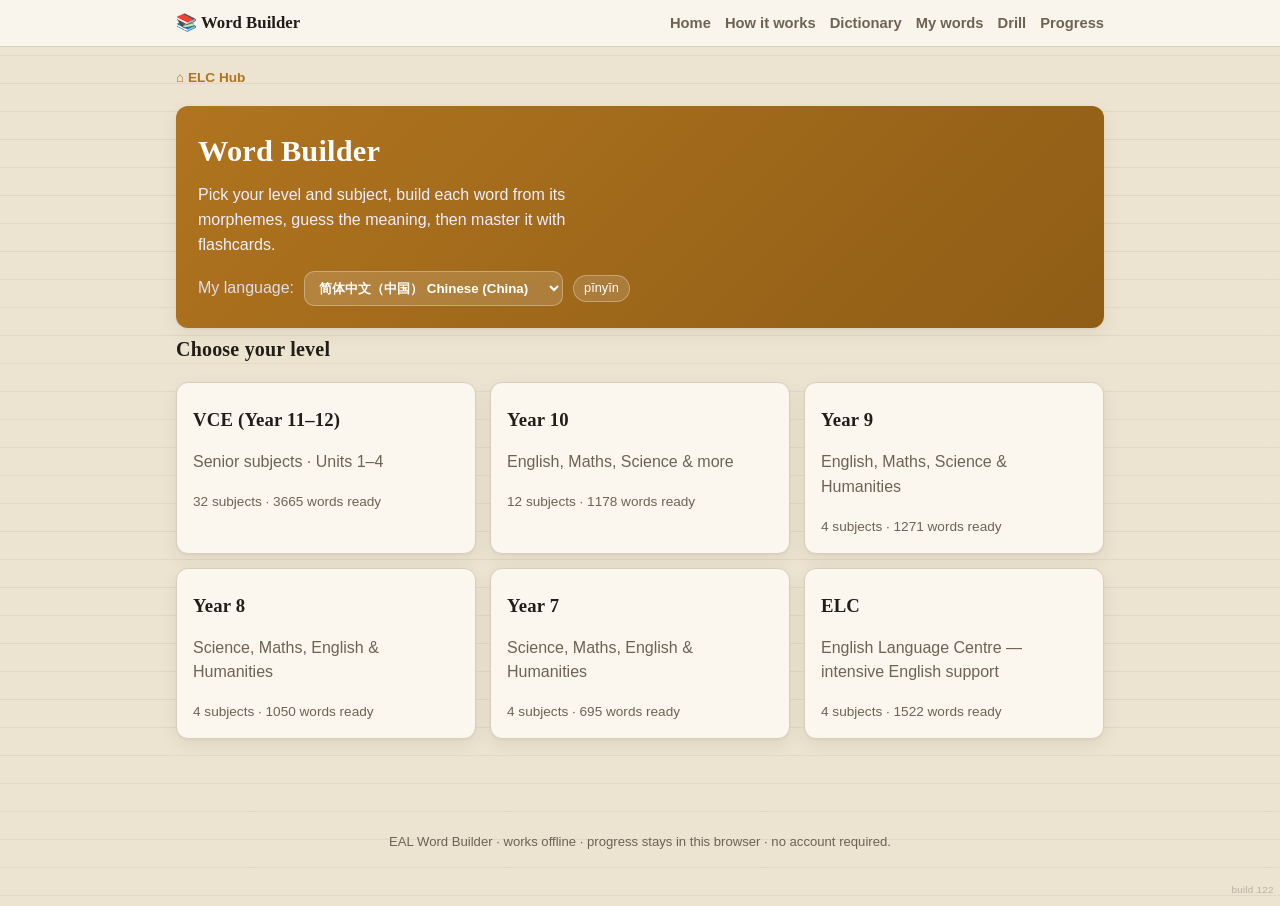
<file: index.html>
<!DOCTYPE html>
<html lang="en">
<head>
  <meta charset="UTF-8" />
  <meta name="viewport" content="width=device-width, initial-scale=1.0, viewport-fit=cover" />
  <meta name="google" content="notranslate" />
  <title>Word Builder · EAL Vocabulary</title>
  <meta name="description" content="Build subject vocabulary from morphemes, predict meanings, and practise words." />
  <meta name="theme-color" content="#4f46e5" />
  <link rel="manifest" href="manifest.webmanifest" />
  <link rel="icon" href="icons/icon.svg" type="image/svg+xml" />
  <link rel="apple-touch-icon" href="icons/icon-192.png" />
  <link rel="stylesheet" href="assets/css/style.css" />
</head>
<body translate="no" class="notranslate">
  <header class="topbar">
    <nav id="topnav" class="nav"></nav>
  </header>
  <main id="app" class="container">
    <section class="loading-card" role="status" aria-live="polite">
      <span class="loading-spinner" aria-hidden="true"></span>
      <div>
        <strong>Loading Word Builder…</strong>
        <p id="loading-detail" class="muted small">Opening the vocabulary bank.</p>
      </div>
    </section>
  </main>
  <footer class="foot">
    <p class="muted small">EAL Word Builder · works offline · progress stays in this browser · no account required.</p>
  </footer>
  <div id="buildstamp" class="buildstamp" title="Build number"></div>
  <script src="build.js"></script>
  <script>
    document.getElementById('buildstamp').textContent = 'build ' + (self.__BUILD__ || '?');
  </script>
  <script src="assets/js/privacy-guard.js"></script>
  <script type="module" src="assets/js/app.js"></script>
</body>
</html>
</file>
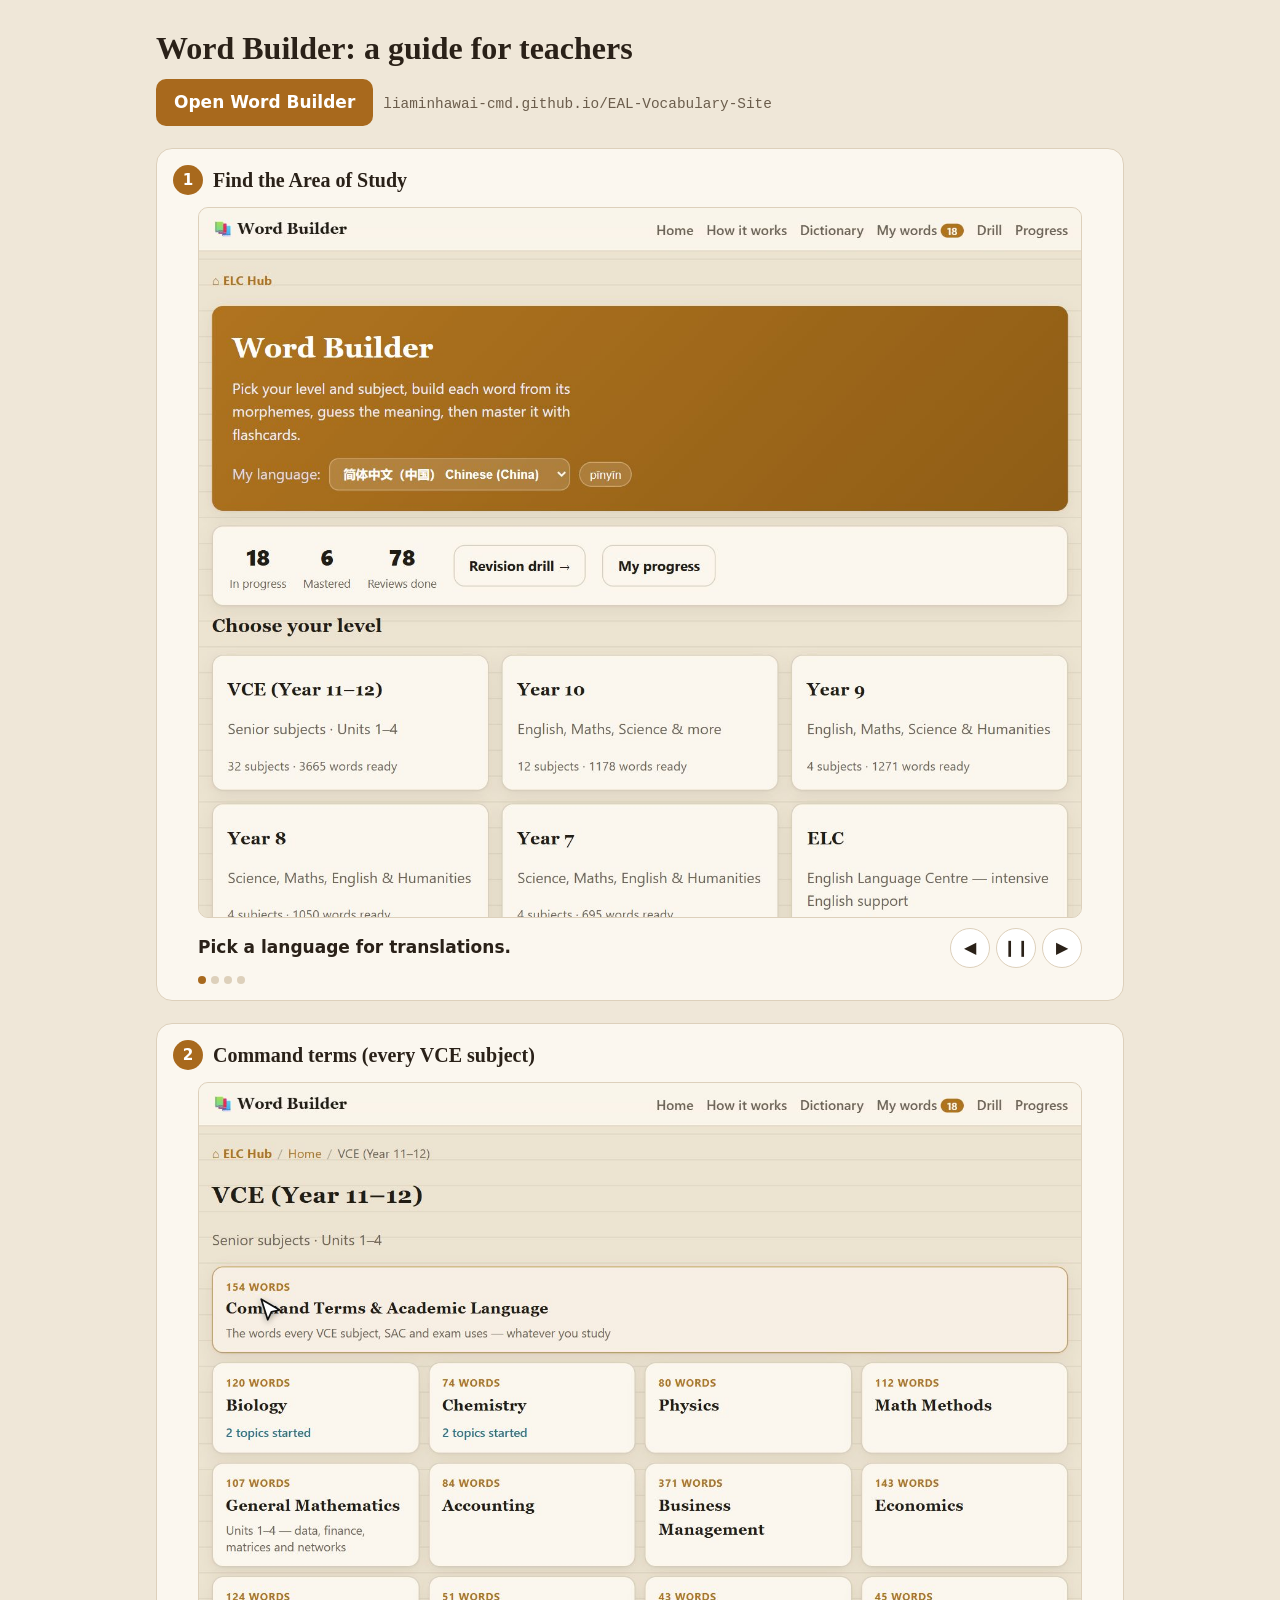
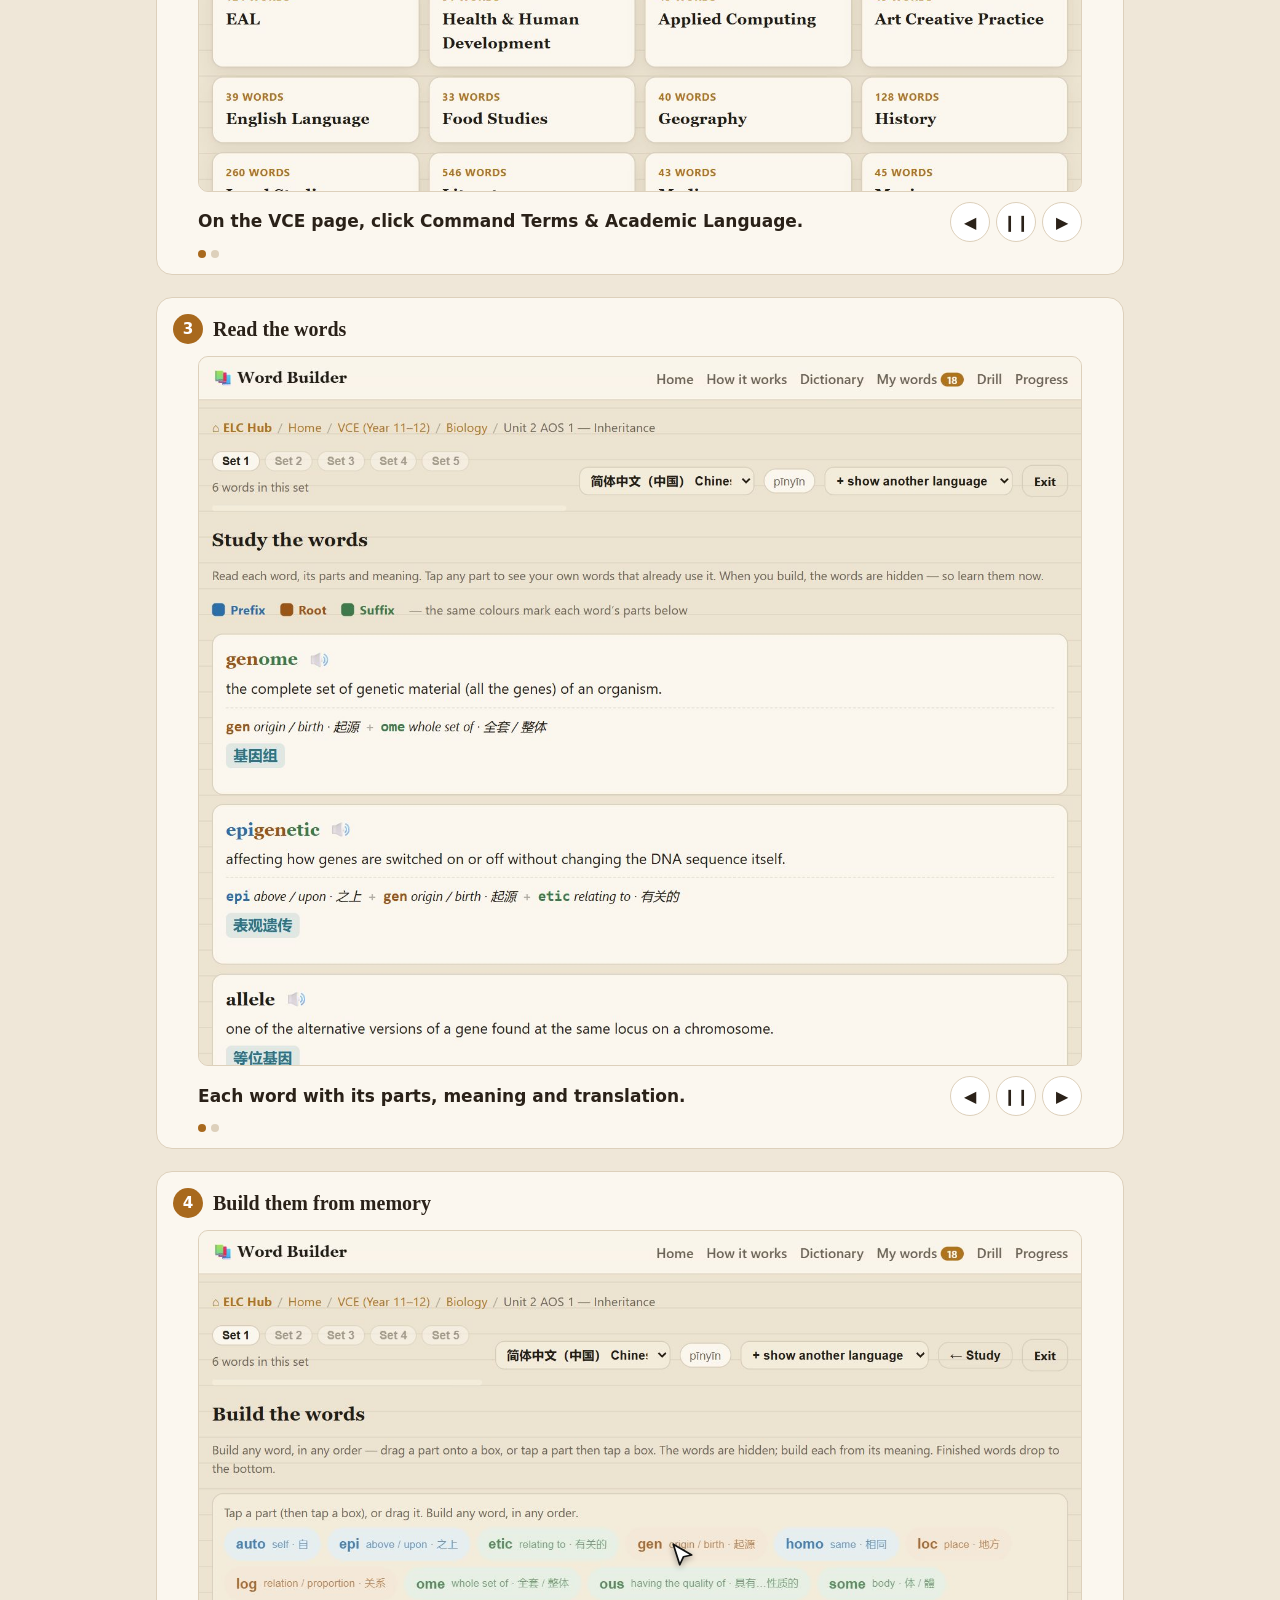
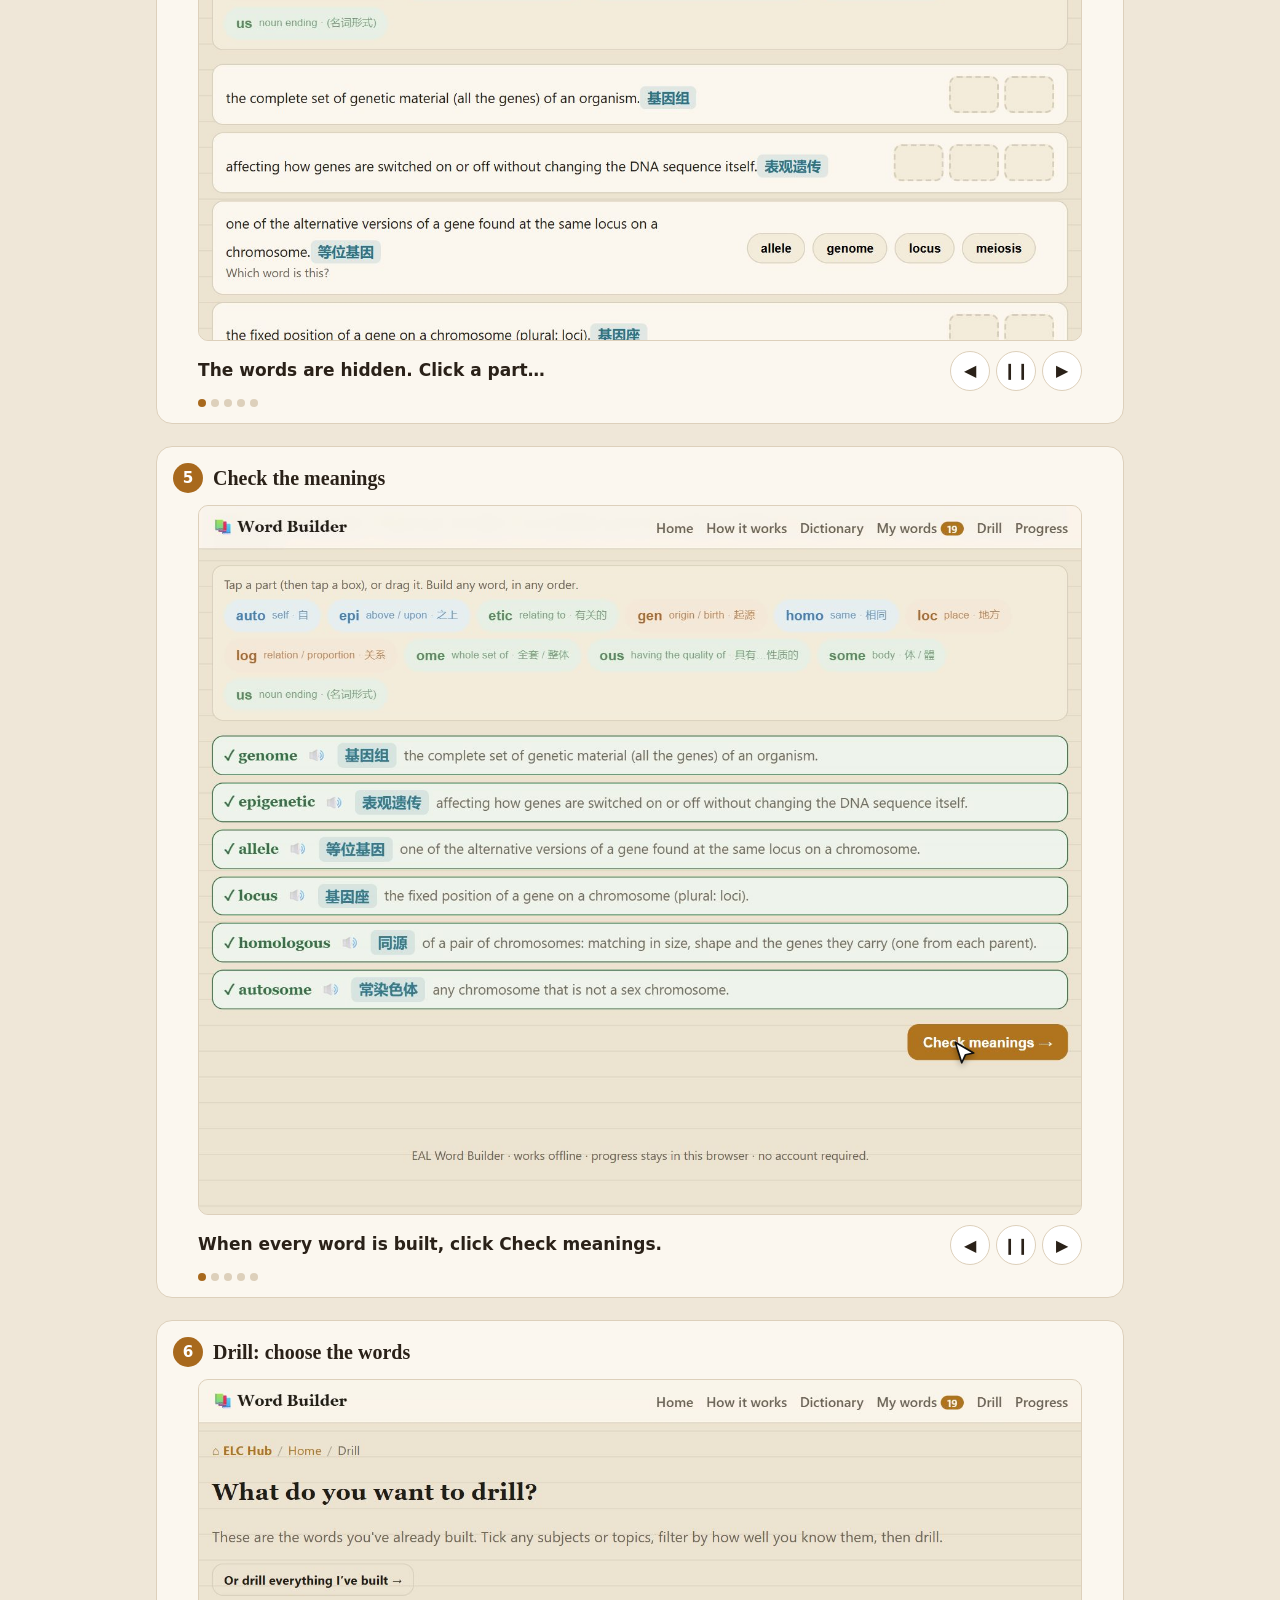
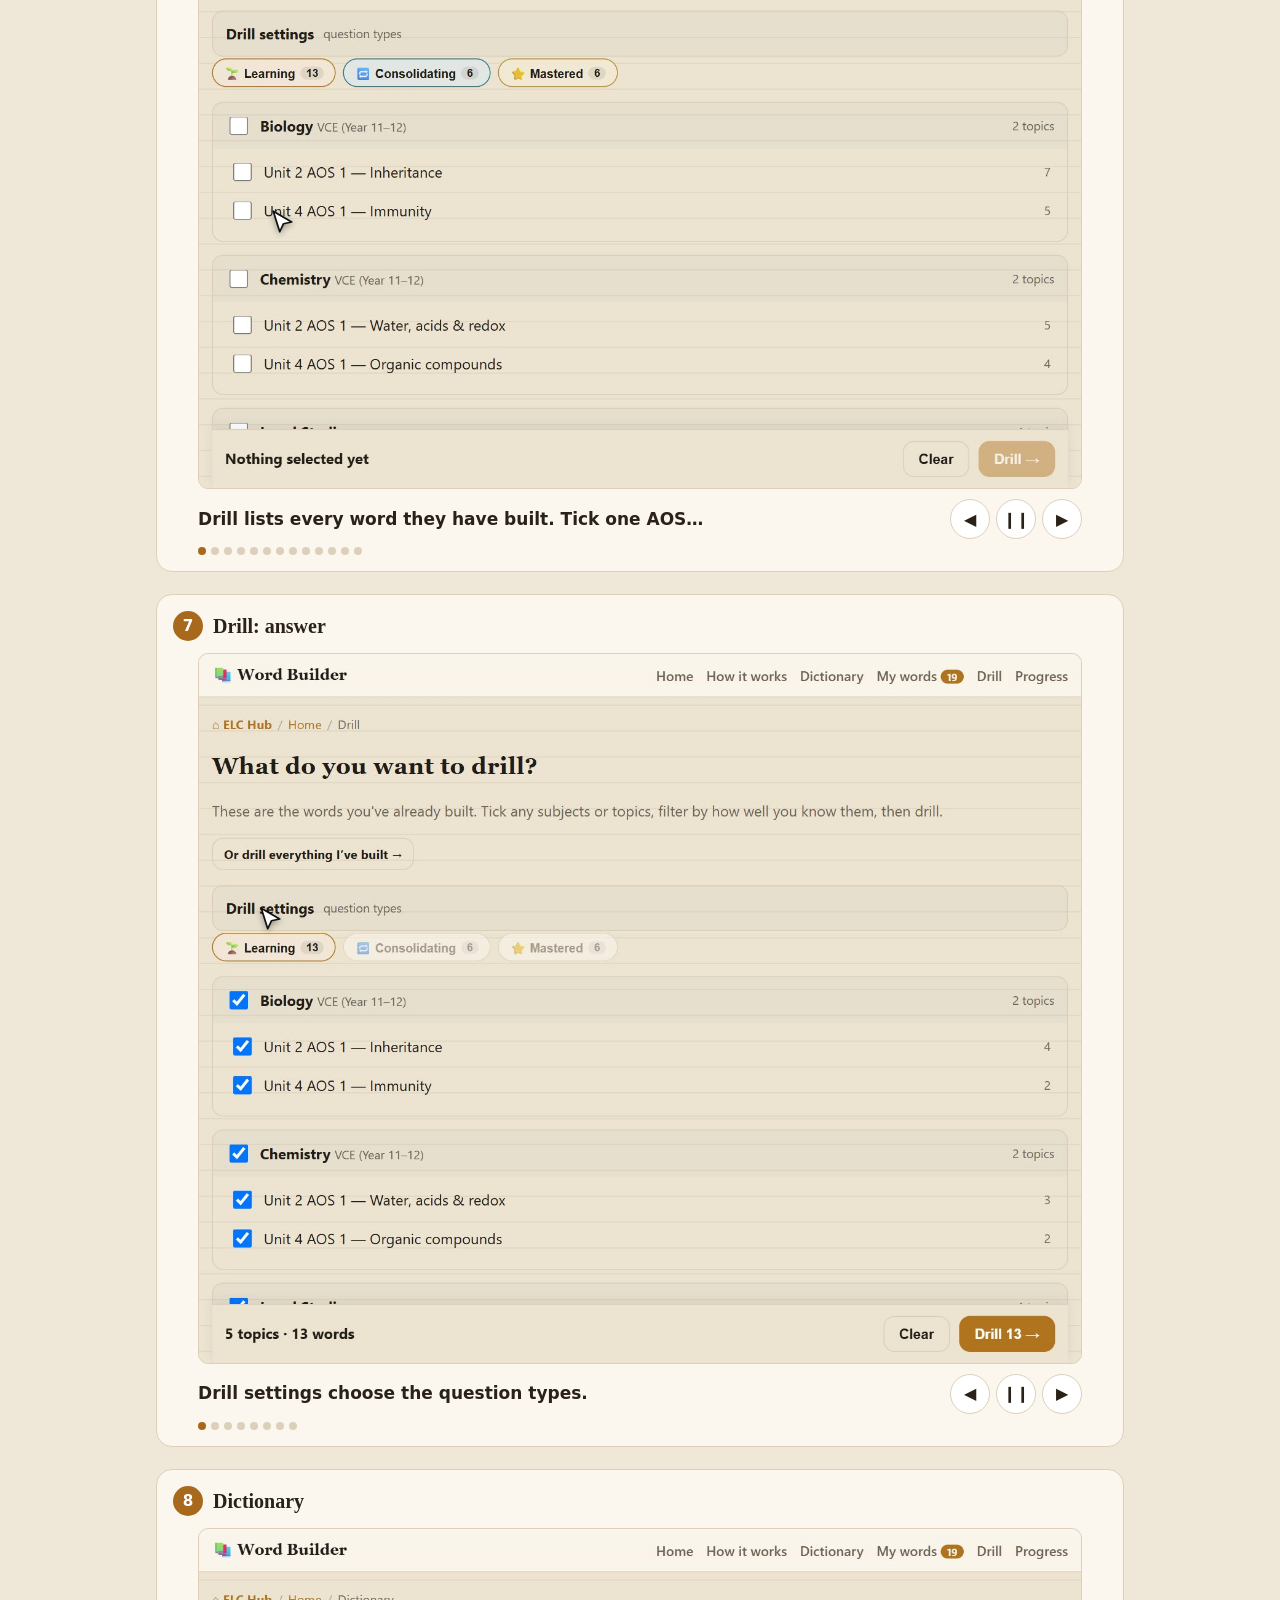
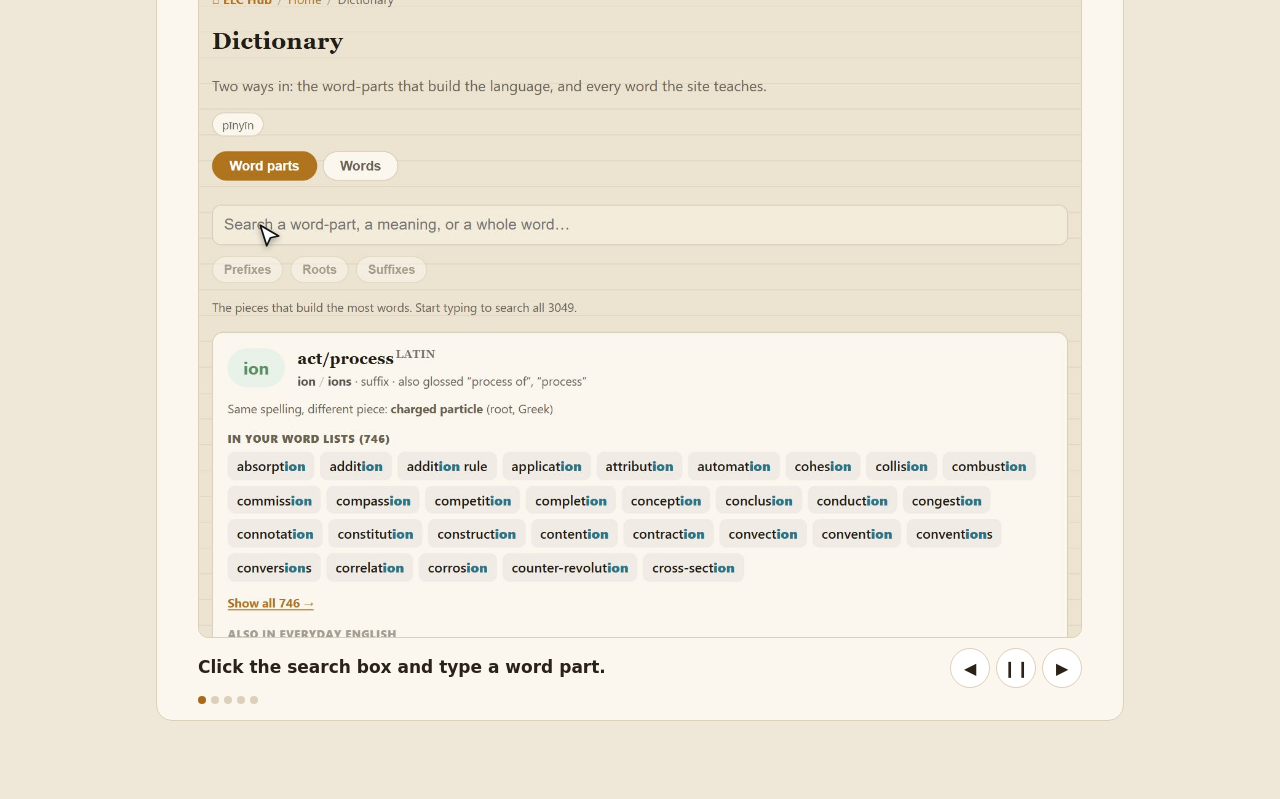
<file: teachers/index.html>
<!DOCTYPE html>
<html lang="en-AU">
<head>
<meta charset="UTF-8">
<meta name="viewport" content="width=device-width, initial-scale=1">
<title>Word Builder: teacher guide</title>
<meta name="description" content="How students find their Area of Study, build the words, check meanings, drill and use the dictionary.">
<link rel="icon" href="../icons/icon.svg" type="image/svg+xml">
<style>
:root{--bg:#efe7d8;--card:#fbf7ef;--ink:#2a2118;--muted:#6b5d4c;--accent:#a8691d;--ring:#d9480f;--line:#ddd0bb}
*{box-sizing:border-box}
body{margin:0;background:var(--bg);color:var(--ink);font:17px/1.5 system-ui,-apple-system,"Segoe UI",Roboto,sans-serif}
.wrap{max-width:1000px;margin:0 auto;padding:24px 16px 56px}
h1{font:700 2rem/1.15 Georgia,serif;margin:6px 0 12px}
.open{display:inline-block;background:var(--accent);color:#fff;text-decoration:none;font-weight:700;padding:11px 18px;border-radius:10px}
.open:focus-visible,button:focus-visible{outline:3px solid var(--ring);outline-offset:2px}
.url{font:.9rem ui-monospace,Consolas,monospace;color:var(--muted);margin-left:10px;word-break:break-all}

section{background:var(--card);border:1px solid var(--line);border-radius:16px;padding:16px;margin:22px 0}
h2{font:700 1.25rem/1.2 Georgia,serif;margin:0 0 12px;display:flex;gap:10px;align-items:center}
h2 .n{display:inline-grid;place-items:center;width:30px;height:30px;border-radius:50%;background:var(--accent);color:#fff;font:700 .95rem system-ui,sans-serif}

/* stage: the app's content column (15% to 85% of each screenshot) fills the box */
.stage{position:relative;overflow:hidden;border-radius:10px;border:1px solid var(--line);background:#efe6d6;
  /* cropped frame height is 0.803 x width: cap width so heading, image and caption fit one screen */
  width:min(100%, calc((100vh - 190px) * 1.245));margin:0 auto}
.bar,.dots{width:min(100%, calc((100vh - 190px) * 1.245));margin-left:auto;margin-right:auto}
.frame{position:relative;width:142.86%;margin-left:-21.43%;aspect-ratio:2049/1152}
.frame img{position:absolute;inset:0;width:100%;height:100%;opacity:0;transition:opacity .45s ease}
.frame img.on{opacity:1}
.ring{position:absolute;border:3px solid var(--ring);border-radius:12px;box-shadow:0 0 0 3px rgba(255,255,255,.85);
  opacity:0;transition:opacity .3s ease;pointer-events:none}
.ring.on{opacity:1}
.cursor{position:absolute;width:26px;height:26px;margin:-2px 0 0 -3px;pointer-events:none;
  transition:left .7s cubic-bezier(.4,0,.2,1),top .7s cubic-bezier(.4,0,.2,1),opacity .3s;filter:drop-shadow(0 2px 3px rgba(0,0,0,.35))}
.ripple{position:absolute;width:44px;height:44px;margin:-22px 0 0 -22px;border-radius:50%;border:3px solid var(--ring);
  opacity:0;pointer-events:none}
.ripple.go{animation:ripple .55s ease-out}
@keyframes ripple{from{transform:scale(.3);opacity:.9}to{transform:scale(1.4);opacity:0}}

.bar{display:flex;align-items:center;gap:12px;margin-top:10px}
.cap{flex:1;margin:0;font-weight:600;min-height:1.5em}
.ctl{display:flex;gap:6px}
.ctl button{width:40px;height:40px;border-radius:50%;border:1px solid var(--line);background:#fff;color:var(--ink);
  font-size:1rem;cursor:pointer;display:grid;place-items:center}
.dots{display:flex;gap:5px;margin-top:8px}
.dots i{width:8px;height:8px;border-radius:50%;background:var(--line)}
.dots i.on{background:var(--accent)}

@media (prefers-reduced-motion:reduce){.frame img,.ring,.cursor{transition:none}.ripple.go{animation:none}}
@media screen and (max-width:600px){.cursor{width:20px;height:20px}.cap{font-size:.95rem}}
@media print{body{background:#fff}.ctl,.dots,.cursor,.ripple{display:none}section{break-inside:avoid}}
</style>
</head>
<body>
<div class="wrap">
  <h1>Word Builder: a guide for teachers</h1>
  <a class="open" href="../">Open Word Builder</a><span class="url">liaminhawai-cmd.github.io/EAL-Vocabulary-Site</span>
  <main id="steps"></main>
</div>

<script>
/* ===================================================================
   GUIDE CONTENT. One entry per step; one frame per screenshot.
   img : file in img/ (captured from the live site at 1366x768)
   cap : the caption shown under that frame
   at  : where the cursor goes and the ring is drawn, in % of the
         full screenshot {x, y, w, h}; null for no cursor
   =================================================================== */
const GUIDE = [
  { title: "Find the Area of Study", frames: [
    { img: 'f1a', cap: "Pick a language for translations.", at: { x: 24.92, y: 34.55, w: 19.99, h: 6.12 }, look: true },
    { img: 'f1b', cap: "Click the year level.", at: { x: 15.89, y: 62.82, w: 22.25, h: 19.64 } },
    { img: 'f1c', cap: "Click the subject.", at: { x: 15.89, y: 39.21, w: 16.73, h: 13.44 } },
    { img: 'f1d', cap: "Click the Unit and AOS.", at: { x: 38.87, y: 28.3, w: 22.25, h: 27.27 } },
  ]},
  { title: "Command terms (every VCE subject)", frames: [
    { img: 'f2a', cap: "On the VCE page, click Command Terms & Academic Language.", at: { x: 15.89, y: 25.59, w: 68.23, h: 12.84 } },
    { img: 'f2b', cap: "154 words in ten lists: command terms, SAC and exam instructions, argument, data, hedging.", at: { x: 15.59, y: 33.09, w: 68.81, h: 63.91 }, look: true },
  ]},
  { title: "Read the words", frames: [
    { img: 'f3a', cap: "Each word with its parts, meaning and translation.", at: { x: 15.74, y: 38.59, w: 68.52, h: 23.74 }, look: true },
    { img: 'f3b', cap: "Then click Start building.", at: { x: 72.67, y: 72.85, w: 11.52, h: 5.86 } },
  ]},
  { title: "Build them from memory", frames: [
    { img: 'f4a', cap: "The words are hidden. Click a part…", at: { x: 48.63, y: 41.41, w: 11.68, h: 5.44 } },
    { img: 'f4b', cap: "…then the box beside its meaning.", at: { x: 74.3, y: 78.04, w: 4.39, h: 5.99 } },
    { img: 'f4c', cap: "Click the next part…", at: { x: 31.06, y: 46.98, w: 14.47, h: 5.44 } },
    { img: 'f4d', cap: "…and the next box.", at: { x: 78.7, y: 73.56, w: 4.39, h: 5.99 } },
    { img: 'f4e', cap: "Built. The word drops to the bottom of the list.", at: { x: 15.74, y: 72.25, w: 68.52, h: 6.61 }, look: true },
  ]},
  { title: "Check the meanings", frames: [
    { img: 'f5a', cap: "When every word is built, click Check meanings.", at: { x: 70.99, y: 72.79, w: 13.19, h: 5.86 } },
    { img: 'f5b', cap: "Choose how: tap the translation, type it, or match the definition.", at: { x: 61.59, y: 33.9, w: 22.6, h: 11.33 } },
    { img: 'f5c', cap: "Click the right definition.", at: { x: 25.82, y: 50.77, w: 33.6, h: 5.08 } },
    { img: 'f5d', cap: "A wrong answer…", at: { x: 27.38, y: 42.73, w: 45.47, h: 5.08 } },
    { img: 'f5e', cap: "…is marked, and the right meaning is shown.", at: { x: 15.74, y: 40.91, w: 68.52, h: 7.98 }, look: true },
  ]},
  { title: "Drill: choose the words", frames: [
    { img: 'f6a', cap: "Drill lists every word they have built. Tick one AOS…", at: { x: 16.91, y: 57.74, w: 66.18, h: 6.25 } },
    { img: 'f6b', cap: "…to drill only that AOS.", at: { x: 15.81, y: 91.28, w: 68.37, h: 5.72 }, look: true },
    { img: 'f6c', cap: "Clear.", at: { x: 69.71, y: 92.97, w: 5.71, h: 4.03 } },
    { img: 'f6d', cap: "Tick a subject…", at: { x: 16.91, y: 68.41, w: 66.18, h: 4.17 } },
    { img: 'f6e', cap: "…to drill every AOS in it.", at: { x: 15.81, y: 66.72, w: 68.37, h: 20.57 }, look: true },
    { img: 'f6f', cap: "Clear.", at: { x: 69.71, y: 92.97, w: 5.71, h: 4.03 } },
    { img: 'f6g', cap: "Switch off Mastered…", at: { x: 38.5, y: 38.99, w: 9.95, h: 4.82 } },
    { img: 'f6h', cap: "…then tick Biology,", at: { x: 16.91, y: 46.8, w: 66.18, h: 4.17 } },
    { img: 'f6i', cap: "Chemistry,", at: { x: 16.91, y: 68.41, w: 66.18, h: 4.17 } },
    { img: 'f6j', cap: "and Legal Studies.", at: { x: 16.91, y: 47.97, w: 66.18, h: 4.17 } },
    { img: 'f6k', cap: "Every subject, without mastered words.", at: { x: 15.81, y: 73.62, w: 68.37, h: 9.11 }, look: true },
    { img: 'f6l', cap: "Switch off Consolidating too…", at: { x: 26.23, y: 38.99, w: 12.13, h: 4.82 } },
    { img: 'f6m', cap: "…to drill only words still being learnt.", at: { x: 15.81, y: 91.28, w: 68.37, h: 5.72 }, look: true },
  ]},
  { title: "Drill: answer", frames: [
    { img: 'f7a', cap: "Drill settings choose the question types.", at: { x: 15.89, y: 32.24, w: 68.23, h: 7.14 } },
    { img: 'f7b', cap: "Here only Build from parts is on.", at: { x: 15.81, y: 32.11, w: 68.37, h: 36.82 }, look: true },
    { img: 'f7c', cap: "Click Drill.", at: { x: 75.1, y: 92.97, w: 8.06, h: 4.03 } },
    { img: 'f7d', cap: "Build the word from its meaning: epi,", at: { x: 53.3, y: 63.81, w: 3.95, h: 5.67 } },
    { img: 'f7e', cap: "gen,", at: { x: 48.85, y: 63.81, w: 4.31, h: 5.67 } },
    { img: 'f7f', cap: "etic,", at: { x: 60.9, y: 63.81, w: 4.23, h: 5.67 } },
    { img: 'f7g', cap: "then Check.", at: { x: 49.43, y: 49.1, w: 6.27, h: 5.86 } },
    { img: 'f7h', cap: "Marked, with the parts and meaning.", at: { x: 15.74, y: 15.08, w: 68.52, h: 59.91 }, look: true },
  ]},
  { title: "Dictionary", frames: [
    { img: 'f8a', cap: "Click the search box and type a word part.", at: { x: 15.81, y: 38.59, w: 68.37, h: 6.51 } },
    { img: 'f8b', cap: "Every word that uses gen.", at: { x: 15.74, y: 56.34, w: 68.52, h: 40.66 }, look: true },
    { img: 'f8c', cap: "Click Words…", at: { x: 24.58, y: 31.03, w: 6.48, h: 4.95 } },
    { img: 'f8d', cap: "…and search a whole word.", at: { x: 15.81, y: 38.59, w: 68.37, h: 6.51 } },
    { img: 'f8e', cap: "Its parts, meaning and the units that teach it.", at: { x: 15.74, y: 52.56, w: 68.52, h: 26.07 }, look: true },
  ]},
];
/* =================================================================== */

const still = matchMedia('(prefers-reduced-motion: reduce)').matches;
const PAUSE = 1100, MOVE = 750, AFTER = 450, LOOK = 2600;
const el = (tag, cls, html) => { const e = document.createElement(tag); if (cls) e.className = cls; if (html != null) e.innerHTML = html; return e; };
const CURSOR = '<svg viewBox="0 0 24 24"><path d="M3 2l17 10-7.5 1.6L9 21z" fill="#fff" stroke="#111" stroke-width="1.6" stroke-linejoin="round"/></svg>';

GUIDE.forEach((step, si) => {
  const sec = el('section'); sec.setAttribute('aria-labelledby', 's' + si);
  const h2 = el('h2', null, `<span class="n">${si + 1}</span><span id="s${si}">${step.title}</span>`);
  const stage = el('div', 'stage'), frame = el('div', 'frame');
  const imgs = step.frames.map((f, i) => {
    const im = el('img'); im.src = 'img/' + f.img + '.jpg'; im.alt = f.cap; im.decoding = 'async';
    if (si > 1) im.loading = 'lazy';
    frame.append(im); return im;
  });
  const ring = el('div', 'ring'), ripple = el('div', 'ripple'), cursor = el('div', 'cursor', CURSOR);
  cursor.style.left = '60%'; cursor.style.top = '90%';
  frame.append(ring, ripple, cursor); stage.append(frame);
  const cap = el('p', 'cap'); cap.setAttribute('aria-live', 'polite');
  const prev = el('button', null, '&#9664;'), play = el('button', null, ''), next = el('button', null, '&#9654;');
  prev.setAttribute('aria-label', 'Previous'); next.setAttribute('aria-label', 'Next');
  const ctl = el('div', 'ctl'); ctl.append(prev, play, next);
  const bar = el('div', 'bar'); bar.append(cap, ctl);
  const dots = el('div', 'dots'); step.frames.forEach(() => dots.append(el('i')));
  sec.append(h2, stage, bar, dots); document.getElementById('steps').append(sec);

  let i = 0, playing = !still, visible = false, timer = null;
  const setPlay = () => { play.innerHTML = playing ? '&#10073;&#10073;' : '&#9654;&#xFE0E;'; play.setAttribute('aria-label', playing ? 'Pause' : 'Play'); };

  function show(n, animate) {
    clearTimeout(timer);
    i = (n + step.frames.length) % step.frames.length;
    const f = step.frames[i];
    imgs.forEach((im, k) => im.classList.toggle('on', k === i));
    cap.textContent = f.cap;
    [...dots.children].forEach((d, k) => d.classList.toggle('on', k === i));
    ring.classList.remove('on');
    if (!f.at) { cursor.style.opacity = '0'; return; }
    const a = { ...f.at, h: Math.min(f.at.h, 98 - f.at.y) };
    Object.assign(ring.style, { left: a.x + '%', top: a.y + '%', width: a.w + '%', height: a.h + '%' });
    // A "look" frame shows a result: ring only, no click.
    if (f.look) { cursor.style.opacity = '0'; if (animate) timer = setTimeout(() => ring.classList.add('on'), 250); else ring.classList.add('on'); return; }
    // A click frame: the screen before the click. Cursor moves, clicks, and
    // the next frame (the result) follows straight after.
    const cx = a.x + Math.min(a.w / 2, 4), cy = a.y + Math.min(a.h / 2, 5);
    cursor.style.opacity = '1';
    if (!animate) {
      cursor.style.transition = 'none'; cursor.style.left = cx + '%'; cursor.style.top = cy + '%';
      cursor.offsetWidth; cursor.style.transition = ''; ring.classList.add('on'); return;
    }
    timer = setTimeout(() => {
      cursor.style.left = cx + '%'; cursor.style.top = cy + '%';
      timer = setTimeout(() => {
        ripple.style.left = cx + '%'; ripple.style.top = cy + '%';
        ripple.classList.remove('go'); ripple.offsetWidth; ripple.classList.add('go');
        ring.classList.add('on');
      }, MOVE);
    }, PAUSE);
  }
  // How long each frame stays: a click frame lasts until just after its click.
  const dwell = (f) => (!f.at || f.look) ? LOOK : PAUSE + MOVE + AFTER;
  let tickTimer = null;
  function tick() {
    clearTimeout(tickTimer);
    if (!playing || !visible) return;
    tickTimer = setTimeout(() => {
      if (!playing || !visible) return;
      const last = i === step.frames.length - 1;
      show(i + 1, true);
      tickTimer = setTimeout(tick, last ? 900 : 0);
    }, dwell(step.frames[i]));
  }
  const stop = () => { clearTimeout(timer); clearTimeout(tickTimer); };
  prev.onclick = () => { playing = false; setPlay(); stop(); show(i - 1, !still); };
  next.onclick = () => { playing = false; setPlay(); stop(); show(i + 1, !still); };
  play.onclick = () => { playing = !playing; setPlay(); if (playing) { show(i, true); tick(); } else stop(); };
  setPlay();
  show(0, false);
  new IntersectionObserver(([e]) => {
    const was = visible; visible = e.isIntersecting && e.intersectionRatio > 0.35;
    if (visible && !was) { show(i, !still); tick(); } else if (!visible) stop();
  }, { threshold: [0, 0.35, 0.7, 1] }).observe(stage);
});
</script>
</body>
</html>
</file>
<file: assets/css/style.css>
/* EAL Word Builder — a warm "notebook" theme: paper background, Georgia
   display face, quiet ochre/teal accents. Shared look with the Water in the
   World / Grammar Hub suite. */
:root {
  --bg: #ece3d1;          /* warm desk pad */
  --surface: #fbf7ef;     /* paper */
  --surface-2: #f4ecda;   /* inset paper */
  --ink: #211d17;
  --muted: #6c6353;
  --line: #d9cfb9;
  --line-soft: #e8e0ce;
  --brand: #b0741f;       /* outback ochre (primary accent) */
  --brand-2: #8f5d16;
  --accent: #2c7488;      /* river teal (secondary accent) */
  --serif: Georgia, "Times New Roman", "Noto Serif", serif;
  --rule: rgba(120,100,60,.09);   /* faint notepad ruling */
  /* Calmer morpheme colours than the old spreadsheet swatches (the pure-yellow
     suffix is gone): a quiet blue / warm brown / soft green trio. */
  --prefix-bg: #e5eef5; --prefix-ink: #2c6fa8;
  --root-bg:   #f5e7d8; --root-ink:   #9a5518;
  --suffix-bg: #e6f1e8; --suffix-ink: #3f7a4a;
  --good: #2f6a3e;
  --bad:  #a8432f;
  --warn: #b0741f;
  --radius: 12px;
  --shadow: 0 1px 2px rgba(60,45,20,.05), 0 6px 18px rgba(60,45,20,.07);
  --maxw: 960px;
}
@media (prefers-color-scheme: dark) {
  :root {
    --bg: #17140f; --surface: #221d16; --surface-2: #2a241b; --ink: #fffaf0;
    --muted: #cfc5b4; --line: #4a4032; --line-soft: #3d3429;
    --brand: #d69a4c; --brand-2: #e0a95f; --accent: #5fa8bd;
    --rule: rgba(255,240,210,.045);
    --prefix-bg: #22323c; --prefix-ink: #9fcbe1;
    --root-bg:   #34281c; --root-ink:   #dda866;
    --suffix-bg: #22321f; --suffix-ink: #93cf9b;
    --shadow: 0 1px 2px rgba(0,0,0,.35), 0 10px 26px rgba(0,0,0,.4);
  }
}
* { box-sizing: border-box; }
html, body { margin: 0; padding: 0; }
body {
  background-color: var(--bg);
  /* faint horizontal ruling, like a desk pad, sitting behind the paper cards */
  background-image: repeating-linear-gradient(var(--bg), var(--bg) 27px, var(--rule) 27px, var(--rule) 28px);
  color: var(--ink);
  font: 16px/1.55 "Segoe UI", -apple-system, BlinkMacSystemFont, Roboto, "Noto Sans", sans-serif;
  -webkit-text-size-adjust: 100%;
}
a { color: var(--brand); text-decoration: none; }
h1, h2, h3 { font-family: var(--serif); font-weight: 700; letter-spacing: .2px; }
h1 { font-size: 1.6rem; margin: .2em 0 .1em; }
h2 { font-size: 1.25rem; }
.brand { font-family: var(--serif); }
/* the big English word wherever it heads a card reads as handwriting-ish serif */
.wr-word, .lw-word, .buildword, .flash-word, .drill-word, .mo-panel-meaning { font-family: var(--serif); }
.muted { color: var(--muted); }
.small { font-size: .82rem; }
.container { max-width: var(--maxw); margin: 0 auto; padding: 18px 16px 60px; }

/* Honest startup feedback while the vocabulary bank is fetched and parsed. */
.loading-card { min-height: 160px; display: flex; align-items: center; justify-content: center; gap: 14px;
  background: var(--surface); border: 1px solid var(--line); border-radius: var(--radius);
  padding: 24px; box-shadow: var(--shadow); }
.loading-card p { margin: 4px 0 0; }
.loading-spinner { width: 26px; height: 26px; flex: 0 0 26px; border-radius: 50%;
  border: 3px solid var(--line); border-top-color: var(--brand); animation: loading-spin .8s linear infinite; }
@keyframes loading-spin { to { transform: rotate(360deg); } }
@media (prefers-reduced-motion: reduce) { .loading-spinner { animation: none; border-top-color: var(--brand); } }

/* top bar */
.topbar { position: sticky; top: 0; z-index: 20; background: color-mix(in srgb, var(--surface) 88%, transparent);
  backdrop-filter: blur(8px); border-bottom: 1px solid var(--line); }
.nav { max-width: var(--maxw); margin: 0 auto; padding: 10px 16px; display: flex; align-items: center;
  justify-content: space-between; gap: 12px; }
.brand { font-weight: 800; color: var(--ink); font-size: 1.05rem; }
.nav-links { display: flex; gap: 14px; align-items: center; flex-wrap: wrap; }
.nav-links a { color: var(--muted); font-weight: 600; font-size: .92rem; }
.nav-links a:hover { color: var(--ink); }
.badge { background: var(--brand); color: #fff; border-radius: 999px; padding: 0 7px; font-size: .72rem; }
.badge:empty { display: none; }

/* layout helpers */
.stack > * + * { margin-top: 16px; }
.row { display: flex; align-items: center; flex-wrap: wrap; }
.row.gap { gap: 10px; }
.row.center { justify-content: center; }
.row.end { justify-content: flex-end; }
.grid { display: grid; gap: 14px; grid-template-columns: repeat(auto-fill, minmax(240px, 1fr)); }
.section-title { margin-top: 6px; }
.toolbar { display: flex; gap: 10px; flex-wrap: wrap; }

/* hero */
.hero { background: linear-gradient(135deg, var(--brand), var(--brand-2)); color: #fff;
  border-radius: var(--radius); padding: 22px; box-shadow: var(--shadow); }
.hero h1 { color: #fff; margin: 0; font-size: 1.9rem; }
.hero .lead { color: #eef; margin: 8px 0 14px; max-width: 46ch; }
.hero-row { display: flex; align-items: center; gap: 10px; }
.hero-row .muted { color: #dde; }
.lang-select { padding: 8px 10px; border-radius: 10px; border: 1px solid rgba(255,255,255,.3);
  background: rgba(255,255,255,.15); color: #fff; font-weight: 600; }
.lang-select option { color: #111; }
/* on a light page (e.g. the build page) rather than the dark hero */
.lang-select.sm { padding: 6px 8px; font-size: .85rem; color: var(--ink);
  background: var(--surface-2); border-color: var(--line); max-width: 190px; }
.lang-note { margin: 0 0 10px; color: var(--warn); }

/* stat bar */
.statbar { display: flex; gap: 18px; align-items: center; flex-wrap: wrap;
  background: var(--surface); border: 1px solid var(--line); border-radius: var(--radius);
  padding: 14px 18px; box-shadow: var(--shadow); }
.stat { text-align: center; }
.stat-val { font-size: 1.5rem; font-weight: 800; }
.stat-label { font-size: .78rem; color: var(--muted); }

/* cards */
.card { background: var(--surface); border: 1px solid var(--line); border-radius: var(--radius);
  padding: 16px; box-shadow: var(--shadow); }
a.card { display: block; color: inherit; transition: transform .12s ease, box-shadow .12s ease; }
a.card:hover { transform: translateY(-2px); box-shadow: 0 10px 26px rgba(60,45,20,.14); border-color: var(--brand); }
.card h3 { margin: 6px 0 4px; }
.card-tag { font-size: .72rem; font-weight: 700; color: var(--brand); text-transform: uppercase; letter-spacing: .04em; }
.card-meta { font-size: .85rem; color: var(--muted); margin: 6px 0 0; }
.card.soon { border-style: dashed; }
.card.soon .card-tag { color: var(--warn); }
.card-progress { font-size: .82rem; font-weight: 600; color: var(--accent); margin: 6px 0 0; }

/* A subject can keep a sequence of related units behind one folder card. */
.folder-card { border-left: 4px solid var(--accent); }
.folder-card h3, .folder-heading { display: flex; align-items: center; gap: 12px; }
.folder-icon, .folder-heading-icon { position: relative; display: inline-block; flex: 0 0 auto;
  width: 30px; height: 21px; border-radius: 3px; background: var(--accent); color: transparent; font-size: 0; }
.folder-icon::before, .folder-heading-icon::before { content: ''; position: absolute; left: 2px; top: -6px;
  width: 13px; height: 8px; border-radius: 3px 3px 0 0; background: var(--accent); }
.folder-heading { background: var(--surface); border: 1px solid var(--line); border-left: 4px solid var(--accent);
  border-radius: var(--radius); padding: 18px 20px; box-shadow: var(--shadow); }
.folder-heading-icon { width: 42px; height: 30px; }
.folder-heading-icon::before { width: 18px; height: 10px; top: -7px; }
.folder-heading h1, .folder-heading p { margin: 0; }
.folder-heading .kicker { color: var(--accent); }
.folder-summary { margin-top: 8px !important; }

/* topic status — same traffic-light language as the Pick page bin chips */
.unit-status-learning { color: var(--brand); font-weight: 600; }
.unit-status-consolidating { color: var(--accent); font-weight: 600; }
.unit-status-mastered { color: #8a6d1f; font-weight: 600; }

/* progress bars */
.progress { height: 8px; background: var(--surface-2); border-radius: 999px; overflow: hidden; margin-top: 8px; }
.progress.thin { height: 6px; }
.progress-fill { height: 100%; background: linear-gradient(90deg, var(--brand), var(--brand-2)); border-radius: 999px; }

/* breadcrumb */
.crumb { font-size: .85rem; color: var(--muted); display: flex; gap: 6px; flex-wrap: wrap; align-items: center; }
.crumb .sep { opacity: .5; }
.hub-link { display: inline-block; font-size: .85rem; font-weight: 700; color: var(--brand);
  text-decoration: none; }
.hub-link:hover { text-decoration: underline; }

/* buttons */
.btn { display: inline-flex; align-items: center; gap: 6px; border: 1px solid var(--line);
  background: var(--surface); color: var(--ink); padding: 10px 16px; border-radius: 12px;
  font-weight: 700; cursor: pointer; font-size: .95rem; }
.btn:hover { border-color: var(--brand); }
.btn.small { padding: 6px 12px; font-size: .85rem; }
.btn.primary { background: var(--brand); border-color: var(--brand); color: #fff; }
.btn.primary:hover { background: var(--brand-2); }
.btn.ghost { background: transparent; }
.btn.good { background: var(--good); border-color: var(--good); color: #fff; }
.btn.bad { background: var(--bad); border-color: var(--bad); color: #fff; }

/* chips / morphemes */
.chip { display: inline-flex; align-items: center; padding: 6px 12px; border-radius: 999px;
  font-weight: 700; font-size: .95rem; background: var(--surface-2); color: var(--ink);
  border: 1px solid var(--line); }
.chip.sm { padding: 3px 9px; font-size: .82rem; }
.chip.lg { font-size: 1rem; }
.chip.prefix { background: var(--prefix-bg); color: var(--prefix-ink); border-color: transparent; }
.chip.root   { background: var(--root-bg); color: var(--root-ink); border-color: transparent; }
.chip.suffix { background: var(--suffix-bg); color: var(--suffix-ink); border-color: transparent; }
.chip.ghost { background: transparent; }
.chips { display: flex; flex-wrap: wrap; gap: 8px; }
.chips.center { justify-content: center; }

/* collapsible details (progress log) */
.ref { background: var(--surface); border: 1px solid var(--line); border-radius: var(--radius); padding: 6px 16px; }
.ref summary { cursor: pointer; font-weight: 700; padding: 8px 0; }

/* build card */
.learn-head { display: flex; align-items: center; justify-content: space-between; gap: 14px; }
.learn-head > div:first-child { flex: 1; }
.build-card { padding: 20px; }
.kicker { font-size: .78rem; font-weight: 800; letter-spacing: .05em; text-transform: uppercase; color: var(--brand); margin: 0 0 6px; }
.build-hint { color: var(--muted); font-size: .9rem; margin: 4px 0 14px; }
.build-target { display: flex; align-items: baseline; gap: 8px; margin-bottom: 4px; }
.build-target strong { font-size: 1.4rem; }
.slots { display: flex; gap: 8px; flex-wrap: wrap; margin-bottom: 16px; min-height: 52px; align-items: center; }
.slot { min-width: 92px; min-height: 48px; padding: 8px 14px; border-radius: 12px; font-weight: 700;
  border: 2px dashed var(--line); background: var(--surface-2); color: var(--muted); cursor: pointer; font-size: 1rem;
  transition: transform .1s, box-shadow .1s; }
.slot.filled { border-style: solid; color: var(--ink); background: var(--surface); }
.slot.prefix.filled { background: var(--prefix-bg); border-color: var(--prefix-bg); color: var(--prefix-ink); }
.slot.root.filled { background: var(--root-bg); border-color: var(--root-bg); color: var(--root-ink); }
.slot.suffix.filled { background: var(--suffix-bg); border-color: var(--suffix-bg); color: var(--suffix-ink); }
.slot.dragover { transform: scale(1.06); box-shadow: 0 0 0 3px color-mix(in srgb, var(--brand) 45%, transparent); border-style: solid; }
.feedback { min-height: 22px; margin: 10px 0; font-weight: 600; font-size: .92rem; }
.feedback.ok { color: var(--good); }
.feedback.bad { color: var(--bad); }
.feedback.warn { color: var(--warn); }

/* the morpheme table you build from — like the bank at the top of the book page */
.mbank { display: grid; grid-template-columns: repeat(3, 1fr); gap: 10px; margin-top: 6px; }
.mbank-col { border: 1px solid var(--line); border-radius: 12px; overflow: hidden; background: var(--surface); }
.mbank-head { font-weight: 800; text-align: center; padding: 7px; color: var(--ink); }
.mbank-head.prefix { background: var(--prefix-bg); }
.mbank-head.root { background: var(--root-bg); }
.mbank-head.suffix { background: var(--suffix-bg); }
/* Morphemes flow into as many sub-columns as the group's width allows, instead
   of one tall single-file list — so a group with many roots fills the empty
   horizontal space and needs far less scrolling. min(115px,100%) keeps it to a
   single column on narrow phones without overflowing. */
.mbank-scroll { max-height: 400px; overflow-y: auto; padding: 8px;
  display: grid; grid-template-columns: repeat(auto-fill, minmax(min(115px, 100%), 1fr));
  gap: 8px 12px; align-content: start; }
.mbank-item { display: flex; flex-direction: column; gap: 1px; }
.bank-chip { cursor: grab; user-select: none; align-self: flex-start; flex-shrink: 0; }
.bank-chip:active { cursor: grabbing; }
.mbank-mean { font-size: .74rem; color: var(--muted); line-height: 1.2; display: flex; flex-direction: column; }
.mbank-en { color: var(--muted); }
.mbank-native { color: var(--ink); font-size: .82rem; }

/* "remember this word" card — no morphology, emphasised so it's not forgotten */
.learn-word-card { border: 2px solid var(--brand); position: relative; }
.lw-badge { display: inline-block; background: var(--brand); color: #fff;
  font-size: .8rem; font-weight: 700; padding: 4px 12px; border-radius: 999px; margin-bottom: 8px; }
.lw-word { font-size: 2rem; font-weight: 800; display: flex; align-items: center; gap: 6px; margin: 4px 0; }

/* a morpheme fades once it's placed or no unbuilt word still needs it */
.mbank-item.dim { opacity: .32; transition: opacity .25s; }

/* running word list: made words solid, current highlighted, rest faded */
.wordmap { border-top: 1px solid var(--line); padding-top: 10px; margin-top: 4px; }
.wm-title { margin-bottom: 6px; }
.wm-list { display: flex; flex-wrap: wrap; gap: 6px; max-height: 96px; overflow-y: auto; }
.wm-chip { font-size: .8rem; padding: 3px 9px; border-radius: 999px; border: 1px solid var(--line);
  background: var(--surface); white-space: nowrap; }
.wm-done { color: var(--good); border-color: color-mix(in srgb, var(--good) 40%, var(--line)); }
.wm-current { background: var(--brand); color: #fff; border-color: var(--brand); font-weight: 700; }
.wm-todo { color: var(--muted); opacity: .5; }

/* interactive build demo inside the How-it-works tutorial */
.howto-build .slots.center { justify-content: center; }
.howto-demo-hint { text-align: center; margin: 8px 0 0; }

/* built word / write meanings */
.built-word { font-size: 1.5rem; font-weight: 800; margin-bottom: 10px; }
.write-list { display: flex; flex-direction: column; gap: 8px; margin: 4px 0 14px; }
.write-row { display: flex; align-items: center; gap: 10px; flex-wrap: wrap; }
.write-en { font-size: .9rem; min-width: 90px; }
.write-arrow { color: var(--muted); }
.write-input { flex: 1; min-width: 140px; margin: 0; }
.write-predict-label { font-weight: 700; font-size: .95rem; margin: 6px 0; }
.reveal-row .mine { font-size: .82rem; color: var(--muted); }
.reveal-row .answer { font-size: .95rem; font-weight: 700; color: var(--root-ink);
  background: var(--root-bg); border-radius: 999px; padding: 2px 10px; }
.guess { width: 100%; padding: 12px; border-radius: 12px; border: 1px solid var(--line);
  background: var(--surface-2); color: var(--ink); font-size: 1rem; font-family: inherit; resize: vertical; margin-bottom: 12px; }

/* reveal */
.meaning-box { background: var(--surface-2); border-radius: 12px; padding: 14px 16px; margin: 4px 0 12px; }
.meaning { margin: 0; font-size: 1.05rem; }
.example { margin: 8px 0 0; color: var(--muted); font-style: italic; }
.your-guess { font-size: .9rem; margin-bottom: 8px; }
.trans-chip { background: var(--surface-2); border-radius: 999px; padding: 4px 12px; font-size: .95rem; }
.related { margin: 12px 0; }
.saved-note { color: var(--good); font-weight: 700; font-size: .9rem; margin-right: auto; }

/* done screens */
.center-card { max-width: 520px; margin: 30px auto; }
.done-card { text-align: center; padding: 30px; }
.big-emoji { font-size: 3rem; }

/* flashcards */
.flash { text-align: center; padding: 34px 22px; min-height: 260px; display: flex; align-items: center; justify-content: center; }
.flash-face { width: 100%; display: flex; flex-direction: column; gap: 14px; align-items: center; }
.flash-word { font-size: 2.2rem; font-weight: 800; }
.flash-word.small { font-size: 1.4rem; }
.flash-morph { display: inline-flex; flex-direction: column; align-items: center; gap: 3px; }
.flash-native { font-size: .78rem; color: var(--muted); }
.flash-translation { font-size: 1.15rem; font-weight: 700; color: var(--brand); margin: -8px 0 0; }
.ask { color: var(--muted); margin: 6px 0 0; }

/* drill: recognise (multiple choice) + produce (build / type) + reveal */
.mc-prompt { display: flex; flex-direction: column; gap: 8px; align-items: center; margin: 2px 0 6px; }
.mc-prompt .meaning.big { font-size: 1.15rem; line-height: 1.45; max-width: 40ch; }
.mc-grid { display: grid; grid-template-columns: 1fr 1fr; gap: 10px; width: 100%; max-width: 460px; }
.mc-option { font-size: 1.05rem; font-weight: 700; padding: 16px 12px; justify-content: center;
  background: var(--surface); border: 1.5px solid var(--line); transition: transform .08s, background .15s, border-color .15s; }
.mc-option:hover { border-color: var(--brand); }
.mc-option:active { transform: scale(.97); }
.mc-option.good { background: var(--good); border-color: var(--good); color: #fff; }
.mc-option.bad { background: var(--bad); border-color: var(--bad); color: #fff; }
.drill-bank { margin-top: 4px; }
.drill-bank .bank-chip { cursor: pointer; }
.drill-bank .bank-chip.dim { opacity: .32; }
.fix-row { gap: 8px; }
.fix-chip { cursor: pointer; font-size: 1.15rem; padding: 12px 16px; border: 2px solid transparent;
  transition: transform .08s, box-shadow .15s; }
.fix-chip:hover { transform: translateY(-2px); box-shadow: 0 3px 10px rgba(0,0,0,.12); }
.fix-chip.good { outline: 3px solid var(--good); outline-offset: 1px; }
.fix-chip.bad { outline: 3px solid var(--bad); outline-offset: 1px; opacity: .7; }
.guess-input { width: 100%; max-width: 340px; padding: 13px 15px; font-size: 1.25rem; font-weight: 700;
  text-align: center; border-radius: 12px; border: 1.5px solid var(--line); background: var(--surface); color: var(--ink); }
.guess-input:focus { outline: none; border-color: var(--brand); box-shadow: 0 0 0 3px color-mix(in srgb, var(--brand) 25%, transparent); }
.flash.reveal.ok { box-shadow: inset 0 0 0 2px color-mix(in srgb, var(--good) 45%, transparent); }
.flash.reveal.no { box-shadow: inset 0 0 0 2px color-mix(in srgb, var(--bad) 40%, transparent); }
.kicker.good-text { color: var(--good); }
.kicker.bad-text { color: var(--bad); }

/* my words */
.word-list { display: flex; flex-direction: column; gap: 8px; }
.word-row { display: flex; align-items: center; justify-content: space-between; gap: 12px;
  background: var(--surface); border: 1px solid var(--line); border-radius: 12px; padding: 12px 14px; }
.wr-main { display: flex; flex-direction: column; }
.wr-word { font-weight: 700; }
.wr-word.sm { font-weight: 600; }
.wr-word .wb-part.prefix { color: var(--prefix-ink); }
.wr-word .wb-part.root   { color: var(--root-ink); }
.wr-word .wb-part.suffix { color: var(--suffix-ink); }
.wr-meta { display: flex; align-items: center; gap: 10px; }
.pill { background: var(--surface-2); border-radius: 999px; padding: 3px 10px; font-size: .78rem; font-weight: 700; }
.pill.good { background: color-mix(in srgb, var(--good) 18%, transparent); color: var(--good); }
.pill.streak { background: color-mix(in srgb, #f59e0b 20%, transparent); color: #b45309; }

/* My-words bins: learning / consolidating / mastered, with manual moves */
.bins { display: flex; flex-direction: column; gap: 20px; }
.bin-head { display: flex; align-items: center; gap: 10px; flex-wrap: wrap; margin-bottom: 8px; }
.bin-head h2 { margin: 0; font-size: 1.1rem; }
.bin-learning .bin-head h2 { color: var(--accent); }
.bin-consolidating .bin-head h2 { color: #b45309; }
.bin-mastered .bin-head h2 { color: var(--good); }
.wr-move { display: flex; align-items: center; gap: 6px; flex-wrap: wrap; }
.btn.xs { padding: 3px 9px; font-size: .74rem; border-radius: 8px; }
.flash-streak { text-align: center; font-weight: 700; color: #b45309;
  background: color-mix(in srgb, #f59e0b 16%, transparent); border-radius: 999px;
  padding: 4px 12px; align-self: center; margin: 0 auto; }
.master-suggest { margin-top: 10px; align-self: center;
  color: var(--good); border-color: color-mix(in srgb, var(--good) 40%, transparent); }
@media (max-width: 560px) {
  .word-row { flex-direction: column; align-items: stretch; }
  .wr-meta { justify-content: space-between; }
}
.log { display: flex; flex-direction: column; gap: 6px; padding-bottom: 12px; }
.log-row { display: grid; grid-template-columns: 1fr auto auto; gap: 10px; font-size: .82rem; align-items: center; }

/* morpheme bank — deliberately recreates the teacher's own spreadsheet:
   Prefixes | meaning | translated | Roots | meaning | translated | Suffixes | meaning | translated
   with the same light-blue / light-green / yellow column shading, kept
   constant across light/dark theme like ink on a printed page. */
.bank-table-wrap { overflow-x: auto; border-radius: var(--radius); border: 1px solid var(--line); }
.bank-table { border-collapse: collapse; width: 100%; font-size: .88rem; background: var(--surface); }
.bank-table th, .bank-table td { padding: 7px 12px; text-align: left; border: 1px solid rgba(0,0,0,.12); }
.bank-table td { color: var(--ink); }
.bank-table .group-head { text-align: center; font-size: .95rem; font-weight: 800; }
.bank-table th.prefix, .bank-table td.prefix { background: var(--prefix-bg); }
.bank-table th.root, .bank-table td.root { background: var(--root-bg); }
.bank-table th.suffix, .bank-table td.suffix { background: var(--suffix-bg); }
.bank-table th { color: var(--ink); }
.bank-table thead tr:last-child th { position: sticky; top: 0; z-index: 1; }
.bank-table .morph-cell { font-weight: 800; white-space: nowrap; }
.bank-table .native-cell { font-size: .85rem; }
.bank-legend { display: flex; gap: 16px; flex-wrap: wrap; margin-bottom: 10px; font-size: .85rem; }
.bank-legend span { display: inline-flex; align-items: center; gap: 6px; }
.bank-legend i { width: 14px; height: 14px; border-radius: 4px; display: inline-block; }
.bank-legend i.prefix { background: var(--prefix-bg); }
.bank-legend i.root { background: var(--root-bg); }
.bank-legend i.suffix { background: var(--suffix-bg); }
/* The bank legend describes the pale bank chips, so a pale swatch is right
   there. The word-list legend describes the INK the morph line and headword
   are written in, and a pale swatch reads as an empty box against the paper.
   Same colours, solid, plus the label in its own colour like the word cards. */
.bank-legend.ink i.prefix { background: var(--prefix-ink); }
.bank-legend.ink i.root { background: var(--root-ink); }
.bank-legend.ink i.suffix { background: var(--suffix-ink); }
.bank-legend.ink span.prefix { color: var(--prefix-ink); font-weight: 700; }
.bank-legend.ink span.root { color: var(--root-ink); font-weight: 700; }
.bank-legend.ink span.suffix { color: var(--suffix-ink); font-weight: 700; }

/* how it works — animated step-through, modeled on the teacher's own intro slides */
@keyframes howtoPop { from { opacity: 0; transform: translateY(10px) scale(.94); } to { opacity: 1; transform: none; } }
@keyframes howtoGlow {
  from { box-shadow: 0 0 0 0 color-mix(in srgb, var(--brand) 55%, transparent); }
  to   { box-shadow: 0 0 0 9px transparent; }
}
.howto-card { padding: 32px 26px; min-height: 340px; display: flex; flex-direction: column; justify-content: center; gap: 4px; }
.howto-pop { animation: howtoPop .45s cubic-bezier(.34,1.56,.64,1) both; }
.howto-emoji { font-size: 3rem; text-align: center; }
.howto-card h2 { text-align: center; margin: 4px 0; }
.howto-card .lead { text-align: center; max-width: 44ch; margin: 0 auto; color: var(--muted); }
.howto-card .kicker { text-align: center; }
.howto-split { display: flex; gap: 8px; justify-content: center; flex-wrap: wrap; margin: 8px 0; }
.howto-shared { background: var(--brand) !important; color: #fff !important;
  animation: howtoPop .45s cubic-bezier(.34,1.56,.64,1) both, howtoGlow 1.4s ease-in-out .5s infinite alternate; }
.howto-labelcol { display: flex; flex-direction: column; align-items: center; gap: 6px; }
.howto-sentence { text-align: center; font-size: 1.15rem; font-style: italic; margin-top: 14px; }
.howto-nav { justify-content: space-between; align-items: center; }
.howto-dots { display: flex; gap: 6px; align-items: center; }
.howto-dot { width: 8px; height: 8px; border-radius: 999px; background: var(--line); transition: width .2s; }
.howto-dot.active { background: var(--brand); width: 22px; }

/* account */
.account-card { max-width: 460px; }
.field { width: 100%; padding: 11px 12px; border-radius: 10px; border: 1px solid var(--line);
  background: var(--surface-2); color: var(--ink); font-size: 1rem; margin-bottom: 10px; }

.foot { max-width: var(--maxw); margin: 0 auto; padding: 20px 16px 40px; text-align: center; }

/* "what's your language?" request modal */
.modal-overlay { position: fixed; inset: 0; background: rgba(0,0,0,.5); z-index: 100;
  display: flex; align-items: center; justify-content: center; padding: 20px; }
.modal-card { max-width: 420px; width: 100%; text-align: center; }
.modal-card .field { margin-top: 4px; }

/* pronunciation speaker button */
.say-btn { border: 0; background: transparent; cursor: pointer; padding: 2px 4px;
  font-size: 1em; line-height: 1; border-radius: 8px; vertical-align: middle;
  opacity: .65; transition: opacity .15s, transform .1s; }
.say-btn:hover { opacity: 1; background: var(--surface-2); }
.say-btn:active { transform: scale(.9); }
.say-btn.sm { font-size: .85em; }
.say-btn.lg { font-size: 1.15em; opacity: .8; }

/* drill direction toggle */
.seg-group { display: inline-flex; align-self: center; border: 1px solid var(--line);
  border-radius: 999px; background: var(--surface-2); padding: 3px; gap: 2px; }
.seg { border: 0; background: transparent; color: var(--muted); cursor: pointer;
  padding: 6px 14px; border-radius: 999px; font-size: .85rem; font-weight: 600; }
.seg.on { background: var(--brand); color: #fff; }
.flash-translation.big { font-size: 1.7rem; margin: 6px 0 2px; }

/* progress dashboard */
.streak-card { display: flex; align-items: center; gap: 16px; }
.streak-flame { font-size: 2.6rem; line-height: 1; }
.streak-num { font-size: 2rem; font-weight: 800; color: var(--brand); }
.streak-unit { font-size: 1rem; font-weight: 600; color: var(--muted); }
.badges { display: grid; grid-template-columns: repeat(auto-fill, minmax(96px, 1fr)); gap: 10px; }
.badge-tile { text-align: center; padding: 14px 8px; border-radius: var(--radius);
  background: var(--surface); border: 1px solid var(--line); }
.badge-tile.locked { opacity: .5; filter: grayscale(1); }
.badge-tile.earned { border-color: var(--brand); box-shadow: var(--shadow); }
.badge-icon { font-size: 1.8rem; }
.badge-label { font-size: .78rem; color: var(--muted); margin-top: 4px; }
.subj-progress { display: flex; flex-direction: column; gap: 12px; }
.subj-line { display: flex; justify-content: space-between; margin-bottom: 5px; font-size: .95rem; }

@media (max-width: 560px) {
  .hero h1 { font-size: 1.6rem; }
  .nav-links { gap: 10px; }
  .statbar { gap: 12px; }
  .seg { padding: 6px 10px; font-size: .8rem; }
}

/* Faint build stamp, fixed in the bottom-right corner. Non-interactive; there
   only so you can confirm which build a browser actually loaded. */
.buildstamp {
  position: fixed;
  right: .4rem;
  bottom: .3rem;
  font-size: .62rem;
  line-height: 1;
  color: var(--muted);
  opacity: .38;
  pointer-events: none;
  user-select: none;
  z-index: 9999;
  font-variant-numeric: tabular-nums;
  letter-spacing: .02em;
}

/* --- morpheme chips + family panel ------------------------------------- */
.mo-chip { display: inline-flex; align-items: center; gap: 2px; cursor: pointer;
  padding: 3px 10px; border-radius: 999px; border: 1px solid transparent;
  font-size: .85rem; font-weight: 600; line-height: 1.3; }
.mo-chip.prefix { background: var(--prefix-bg); color: var(--prefix-ink); }
.mo-chip.root   { background: var(--root-bg);   color: var(--root-ink); }
.mo-chip.suffix { background: var(--suffix-bg); color: var(--suffix-ink); }
.mo-chip.lg { font-size: 1.15rem; padding: 8px 16px; font-weight: 700; }
.mo-chip.has-fam { box-shadow: inset 0 -2px 0 rgba(0,0,0,.16); }
.mo-chip.has-fam::after { content: '›'; font-weight: 700; opacity: .6; margin-left: 2px; }
.mo-chip:not(.has-fam) { cursor: default; opacity: .85; }
/* spelling-change hints: a morpheme's literal spelling here vs its familiar
   dictionary form (silent-e elision, prefix assimilation, haplology). */
.mo-drop { font-weight: 400; opacity: .55; text-decoration: line-through;
  text-decoration-thickness: 1px; margin-left: 1px; cursor: help; }
.mo-was { font-weight: 400; opacity: .55; font-size: .82em; margin-left: 4px; cursor: help; }
.wr-main { display: flex; align-items: baseline; justify-content: space-between; gap: 12px; width: 100%; }
.wr-trans { text-align: right; }
/* --- the morph line (purple-lab pattern) -------------------------------
   A word's breakdown, shown BELOW its meaning under a dashed rule: each
   morpheme a coloured monospace <code>, its gloss in italics beside it,
   parts joined by " + ", and the word-story note on the line below. Used
   for display only — the tappable/draggable chips of the build board and
   morpheme bank keep the .mo-chip pill treatment. */
.morph-line { border-top: 1px dashed var(--line-soft); margin-top: 8px; padding-top: 6px;
  font-size: .86rem; color: var(--muted); line-height: 1.75; }
.morph-line .ml-gloss { font-style: italic; color: var(--ink); }
.morph-line .ml-code { font-family: ui-monospace, SFMono-Regular, Menlo, monospace;
  font-weight: 700; font-size: 1rem; }
.morph-line .ml-code.prefix { color: var(--prefix-ink); }
.morph-line .ml-code.root   { color: var(--root-ink); }
.morph-line .ml-code.suffix { color: var(--suffix-ink); }
.morph-line .ml-plus { margin: 0 7px; font-weight: 700; opacity: .5; }
.morph-line .ml-tap { background: none; border: 0; padding: 0; margin: 0; font: inherit;
  color: inherit; cursor: pointer; border-radius: 4px; }
.morph-line .ml-tap:hover .ml-code { text-decoration: underline; text-underline-offset: 3px; }
.morph-line .ml-tap:focus-visible { outline: 2px solid var(--accent); outline-offset: 2px; }
.morph-line .ml-tap.fam::after { content: '\203A'; font-weight: 700; opacity: .55; margin-left: 3px; }
.morph-line .ml-tap.on .ml-code { box-shadow: 0 0 0 2px var(--accent); border-radius: 4px; }
.morph-line .ml-note { display: block; margin-top: 5px; font-size: .82rem; line-height: 1.5; }
.morph-line .ml-note b { color: var(--ink); }
.word-row { flex-direction: column; align-items: stretch; }

.mo-panel { max-width: 480px; width: 100%; text-align: left; max-height: 82vh;
  display: flex; flex-direction: column; }
.mo-panel-head { display: flex; align-items: center; gap: 14px; padding-bottom: 12px;
  border-bottom: 1px solid var(--line, #e5e7eb); margin-bottom: 10px; }
.mo-panel-meaning { font-size: 1.15rem; font-weight: 700; }
.mo-panel-body { overflow-y: auto; }
.mo-fam-list { display: flex; flex-direction: column; gap: 2px; margin: 8px 0 14px; }
.mo-fam-row { display: flex; align-items: baseline; justify-content: space-between; gap: 12px;
  padding: 8px 10px; border-radius: 10px; text-decoration: none; color: inherit; }
.mo-fam-row:hover { background: rgba(0,0,0,.05); }
.mo-fam-word { font-weight: 600; }
.mo-fam-word .mo-hit { color: var(--accent, #4f46e5); }
.mo-fam-tag { flex-shrink: 0; }
.btn.full { width: 100%; justify-content: center; }
.btn[disabled] { opacity: .45; pointer-events: none; }

/* --- morpheme dictionary ----------------------------------------------- */
.dict-search { font-size: 1.05rem; }
.dict-results { display: flex; flex-direction: column; gap: 14px; }
.dict-card { background: var(--surface); border: 1px solid var(--line);
  border-radius: var(--radius); padding: 14px 16px; }
.dict-head { display: flex; align-items: center; gap: 14px; margin-bottom: 10px; }
.dict-gloss { font-family: var(--serif); font-size: 1.1rem; font-weight: 700; }
.dict-head-text { min-width: 0; }
/* Section labels for the two tiers. The second is quieter on purpose — the
   hierarchy IS the teaching: syllabus words first, everyday words as context. */
.dict-tier-label { font-size: .74rem; font-weight: 800; letter-spacing: .05em;
  text-transform: uppercase; color: var(--muted); margin: 12px 0 6px; }
.dict-tier-label.faint { opacity: .6; }
.dict-mine, .dict-extras { display: flex; flex-wrap: wrap; gap: 6px; }
.dict-word { display: inline-block; padding: 4px 10px; border-radius: 8px;
  background: rgba(0,0,0,.045); text-decoration: none; color: inherit;
  font-weight: 600; font-size: .92rem; }
a.dict-word:hover { background: rgba(0,0,0,.1); }
.dict-word .mo-hit { color: var(--accent, #4f46e5); }
/* Tier 2: same shape, lighter weight — present but visibly secondary, and not
   a link, because these words aren't in the site to open. */
.dict-word.extra { background: transparent; border: 1px dashed var(--line);
  font-weight: 400; opacity: .62; cursor: default; }
.dict-word.extra .mo-hit { color: inherit; font-weight: 700; opacity: .85; }
/* the con- / com- / col- / cor- spelling row */
.dict-sub { display: flex; flex-wrap: wrap; align-items: baseline; gap: 0 4px; }
.dict-variants { display: inline-flex; flex-wrap: wrap; align-items: baseline; gap: 0 4px; }
.dict-variant { font-weight: 700; color: var(--ink); opacity: .75; }
.dict-variant.hit { opacity: 1; color: var(--accent, #4f46e5);
  text-decoration: underline; text-underline-offset: 2px; }
.dict-slash { opacity: .4; }
.dict-drill { margin-top: 12px; }
.linkish { background: none; border: 0; padding: 0; font: inherit; color: var(--brand);
  font-weight: 700; cursor: pointer; text-decoration: underline; text-underline-offset: 2px; }
.bin-chip.dict-type { text-transform: none; }
@media (prefers-color-scheme: dark) {
  .dict-word { background: rgba(255,255,255,.07); }
  a.dict-word:hover { background: rgba(255,255,255,.14); }
  .dict-word.extra { background: transparent; }
}

/* --- drill picker ------------------------------------------------------ */
.pick-body { display: flex; flex-direction: column; gap: 14px; padding-bottom: 84px; }
.pick-level-name { font-weight: 800; font-size: .8rem; letter-spacing: .04em;
  text-transform: uppercase; color: var(--muted, #6b7280); margin: 6px 0 2px; }
.pick-subj { border: 1px solid var(--line, #e5e7eb); border-radius: 12px; overflow: hidden; }
.pick-subj > summary { list-style: none; cursor: pointer; padding: 12px 14px; background: rgba(0,0,0,.02); }
.pick-subj > summary::-webkit-details-marker { display: none; }
.pick-subj-head { display: flex; align-items: center; gap: 10px; }
.pick-units { display: flex; flex-direction: column; padding: 4px 14px 12px; }
.pick-unit { display: flex; align-items: center; gap: 10px; padding: 8px 4px; cursor: pointer; }
.pick-unit-name { flex: 1; }
.pick-count { min-width: 1.6em; text-align: right; }
.pick-empty { opacity: .38; cursor: default; }
.pick-subj-name { flex: 1; }
.pick-cb { width: 20px; height: 20px; flex-shrink: 0; }

/* mastery-bin filter chips */
.bin-filter { display: flex; flex-wrap: wrap; gap: 8px; margin: 2px 0 4px; }
.bin-chip { display: inline-flex; align-items: center; gap: 6px; padding: 6px 12px;
  border-radius: 999px; border: 1px solid var(--line); background: var(--surface);
  color: var(--muted); font-weight: 700; font-size: .82rem; cursor: pointer;
  opacity: .55; transition: opacity .12s, border-color .12s, background .12s; }
.bin-chip.active { opacity: 1; color: var(--ink); }
.bin-chip.active.bin-learning { border-color: var(--brand); background: color-mix(in srgb, var(--brand) 12%, var(--surface)); }
.bin-chip.active.bin-consolidating { border-color: var(--accent); background: color-mix(in srgb, var(--accent) 12%, var(--surface)); }
.bin-chip.active.bin-mastered { border-color: #b7912f; background: color-mix(in srgb, #b7912f 14%, var(--surface)); }
.bin-n { font-size: .74rem; padding: 0 6px; border-radius: 999px;
  background: rgba(0,0,0,.08); color: inherit; }
.pick-footer { position: sticky; bottom: 0; display: flex; align-items: center;
  justify-content: space-between; gap: 12px; padding: 12px 14px; background: var(--bg, #fff);
  border-top: 1px solid var(--line, #e5e7eb); box-shadow: 0 -4px 12px rgba(0,0,0,.06); }
.pick-total { font-weight: 700; }
@media (prefers-color-scheme: dark) {
  .mo-fam-row:hover { background: rgba(255,255,255,.07); }
  .pick-subj > summary { background: rgba(255,255,255,.04); }
}

/* --- build board (study → build any-order → meaning check) ------------- */
.board-intro h2 { margin: 4px 0 2px; }
.mo-gloss { font-style: normal; font-weight: 400; font-size: .72rem; opacity: .8; margin-left: 5px; }
/* study */
.study-list { display: flex; flex-direction: column; gap: 10px; }
.study-card { background: var(--surface); border: 1px solid var(--line); border-radius: var(--radius); padding: 12px 14px; }
.study-word { font-family: var(--serif); font-size: 1.2rem; font-weight: 700; display: flex; align-items: center; gap: 6px; }
.study-word .wb-part.prefix { color: var(--prefix-ink); }
.study-word .wb-part.root   { color: var(--root-ink); }
.study-word .wb-part.suffix { color: var(--suffix-ink); }
.study-def { color: var(--ink); margin: 4px 0 2px; }
.study-trans { display: inline-block; margin-top: 4px; }
.wtr { color: var(--accent); background: color-mix(in srgb, var(--accent) 12%, transparent); border-radius: 6px; padding: 1px 8px; font-weight: 600; }
.study-example, .wr-example { margin: 8px 0 0; color: var(--muted); font-family: var(--serif); font-style: italic; line-height: 1.45; }
.study-context, .wr-context { margin: 7px 0 0; padding: 7px 9px; border-left: 3px solid var(--accent); border-radius: 6px; background: color-mix(in srgb, var(--accent) 8%, transparent); font-size: .86rem; line-height: 1.45; }
.word-story { margin-top: 7px; color: var(--muted); font-size: .84rem; }
.word-story summary { width: max-content; cursor: pointer; color: var(--brand); font-weight: 700; }
.word-story p { margin: 5px 0 0; line-height: 1.45; }
.word-story.compact { margin-top: 6px; }
.wr-def { margin: 7px 0 0; font-size: .9rem; line-height: 1.45; }
/* build board */
.board-bank { position: sticky; top: 6px; z-index: 5; background: var(--surface-2); border: 1px solid var(--line);
  border-radius: var(--radius); padding: 10px 12px; margin-bottom: 12px; }
.board-bank-label { margin-bottom: 6px; }
.board-bank-chips { display: flex; flex-wrap: wrap; gap: 7px; }
.mo-chip.board-chip { cursor: pointer; font-size: .95rem; padding: 7px 12px; }
.mo-chip.board-chip:active { transform: translateY(1px); }
.board-list { display: flex; flex-direction: column; gap: 8px; }
.board-row { display: flex; align-items: center; gap: 12px; flex-wrap: wrap; background: var(--surface);
  border: 1px solid var(--line); border-radius: var(--radius); padding: 12px 14px; cursor: pointer;
  transition: border-color .15s ease, background .3s ease; }
.board-row.active { border-color: var(--brand); box-shadow: 0 0 0 2px color-mix(in srgb, var(--brand) 30%, transparent); }
.board-row.done { background: var(--okbg, #eef4ec); border-color: var(--good); cursor: default; opacity: .92; }
.board-row.wrong { border-color: var(--bad); animation: shake .3s; }
@keyframes shake { 25%{transform:translateX(-4px)} 75%{transform:translateX(4px)} }
.board-def { flex: 1 1 220px; font-size: .95rem; }
.board-slots { display: flex; gap: 6px; flex-wrap: wrap; align-items: center; }
.board-slot { min-width: 54px; min-height: 40px; border: 2px dashed var(--line); border-radius: 9px;
  background: var(--surface-2); font-weight: 700; font-size: .95rem; color: var(--ink); cursor: pointer; padding: 4px 10px; }
.board-slot.filled { border-style: solid; }
.board-slot.filled.prefix { background: var(--prefix-bg); color: var(--prefix-ink); border-color: var(--prefix-bg); }
.board-slot.filled.root   { background: var(--root-bg); color: var(--root-ink); border-color: var(--root-bg); }
.board-slot.filled.suffix { background: var(--suffix-bg); color: var(--suffix-ink); border-color: var(--suffix-bg); }
.board-built { font-family: var(--serif); font-weight: 700; font-size: 1.1rem; color: var(--good); display: inline-flex; align-items: center; gap: 6px; }
.board-row.remember .board-built { color: var(--brand); }
/* meaning check */
.mode-cards { display: grid; grid-template-columns: repeat(auto-fit, minmax(180px, 1fr)); gap: 10px; }
.mode-card { text-align: left; background: var(--surface); border: 1px solid var(--line); border-radius: var(--radius);
  padding: 14px; cursor: pointer; }
.mode-card:hover { border-color: var(--brand); }
.mode-title { font-family: var(--serif); font-weight: 700; margin-bottom: 4px; }
.check-list { display: flex; flex-direction: column; gap: 8px; }
.check-row { display: flex; align-items: center; gap: 12px; flex-wrap: wrap; background: var(--surface);
  border: 1px solid var(--line); border-radius: var(--radius); padding: 12px 14px; }
.check-row .board-built { color: var(--ink); }
.check-opts { display: flex; flex-wrap: wrap; gap: 8px; flex: 1; }
.check-opt { border: 1px solid var(--line); background: var(--surface-2); border-radius: 999px; padding: 8px 14px;
  font-weight: 600; cursor: pointer; }
.check-opt:hover { border-color: var(--brand); }
.check-input { min-width: 200px; }
.check-reveal.ok { color: var(--good); }
.check-reveal.bad { color: var(--bad); }
.check-row.graded { justify-content: space-between; }

/* build board: clearer "armed" word + drag affordances */
.board-row.active { background: color-mix(in srgb, var(--brand) 8%, var(--surface)); }
.board-armed { font-size: .68rem; font-weight: 800; text-transform: uppercase; letter-spacing: .04em;
  color: #fff; background: var(--brand); border-radius: 999px; padding: 2px 8px; margin-right: 4px; align-self: center; }
.mo-chip.board-chip { cursor: grab; }
.mo-chip.board-chip:active { cursor: grabbing; }
.board-slot { transition: background .12s ease, border-color .12s ease; }
.board-row.active .board-slot:not(.filled) { border-color: var(--brand); }

/* build board: held part, droppable boxes, minimised done rows */
.mo-chip.board-chip.held { box-shadow: 0 0 0 3px var(--brand), 0 4px 10px rgba(60,45,20,.25); transform: translateY(-2px); }
.board-slot.open { border-color: var(--brand); background: color-mix(in srgb, var(--brand) 10%, var(--surface-2)); }
.board-row.targetable { border-color: color-mix(in srgb, var(--brand) 40%, var(--line)); }
.board-row.mini { padding: 7px 12px; gap: 8px; opacity: .95; }
.board-row.mini .board-built { font-size: .98rem; color: var(--good); }
.board-def.mini { flex: 1 1 auto; }
.board-trans { display: inline-block; margin-top: 6px; }
.board-row.mini .board-trans { margin-top: 0; }

/* --- morpheme echoes: your own words in the margin ----------------------
   Tapping a morpheme (in study) or lifting one (mid-build) recalls the words
   the student has already collected that share that exact piece. Deliberately
   faint: the whole point is that it sits beside the work without competing
   with it, so nothing here is a link, a button, or anything to dismiss. */
.echo-rail {
  background: var(--surface); border: 1px solid var(--line-soft);
  border-left: 3px solid color-mix(in srgb, var(--accent) 45%, var(--line));
  border-radius: var(--radius); padding: 10px 13px; margin: 0 0 12px;
  font-size: .88rem;
}
.echo-head { display: flex; align-items: baseline; flex-wrap: wrap; gap: 8px; }
.mo-chip.echo-key { cursor: default; opacity: 1; font-size: .9rem; }
.echo-head-gloss { color: var(--muted); font-style: italic; }
.echo-lede, .echo-empty, .echo-more { margin: 7px 0 0; color: var(--muted); }
.echo-lede { font-size: .82rem; }
.echo-empty, .echo-more { font-size: .8rem; line-height: 1.4; }
.echo-list { list-style: none; margin: 6px 0 0; padding: 0;
  display: flex; flex-wrap: wrap; gap: 6px 14px; }
.echo-item { display: flex; align-items: baseline; gap: 6px; flex-wrap: wrap; }
/* Mastered words are the strongest anchors, so the sort puts them first and a
   slight extra weight backs that up. Kept slight on purpose: this stacks on
   top of the part fading below, and a steeper ramp made the newest words
   almost unreadable — the wrong ones to hide. */
.echo-item.mastered { opacity: 1; }
.echo-item.consolidating { opacity: .93; }
.echo-item.learning { opacity: .85; }
.echo-word { font-family: var(--serif); font-size: 1.05rem; white-space: nowrap; }
/* The unshared morphemes fade back so the shared one reads first — the word is
   still legible, but the eye lands on the piece being taught. */
.echo-part { color: var(--muted); font-weight: 400; opacity: .5; }
.echo-part.hit { font-weight: 700; opacity: 1; color: var(--ink);
  border-bottom: 2px solid currentColor; }
.echo-part.hit.prefix { color: var(--prefix-ink); }
.echo-part.hit.root   { color: var(--root-ink); }
.echo-part.hit.suffix { color: var(--suffix-ink); }
.echo-gloss { color: var(--muted); font-size: .74rem; opacity: .75;
  /* Some meanings run long; the margin only needs enough to recognise the
     word, and an unclamped one would push the rest of the list off-screen. */
  display: -webkit-box; -webkit-line-clamp: 2; -webkit-box-orient: vertical;
  overflow: hidden; }
/* Study-view chips become tappable once echoes are a thing they can show. */
.mo-chip.echoable { cursor: pointer; opacity: 1; }
.mo-chip.echoable:hover { box-shadow: inset 0 -2px 0 rgba(0,0,0,.16); }
.mo-chip.echoing { box-shadow: 0 0 0 2px var(--accent); }

/* Wide screens have real margin to spare, so the panel moves out of the
   reading column entirely and becomes a true side rail. Below this the inline
   strip above is the layout — it never overlaps the work. Scoped to the learn
   board: the same markup appears inline as a preview on the How it works
   card, and that one must stay in the flow at every width. */
@media (min-width: 1400px) {
  .learn > .echo-rail {
    position: fixed; top: 96px;
    left: calc(50% + (var(--maxw) / 2) + 18px);
    width: min(250px, calc(50vw - (var(--maxw) / 2) - 32px));
    max-height: calc(100vh - 130px); overflow-y: auto;
    margin: 0; box-shadow: var(--shadow);
  }
  .learn > .echo-rail .echo-list { flex-direction: column; flex-wrap: nowrap; gap: 9px; }
  .learn > .echo-rail .echo-item { display: block; }
  .learn > .echo-rail .echo-word { white-space: normal; }
  .learn > .echo-rail .echo-gloss { line-height: 1.35; }
}
/* Phones have no margin at all, and the board's part-bank is sticky, so an
   in-flow panel below it scrolls out of sight the moment the student works
   down the list — exactly when they are holding a part and might want it. It
   becomes a shallow sheet along the bottom edge instead: always in view,
   never covering more than a third of the screen, and it scrolls internally
   rather than growing. */
@media (max-width: 720px) {
  .learn > .echo-rail {
    position: fixed; left: 8px; right: 8px; bottom: 8px; z-index: 20;
    margin: 0; max-height: 34vh; overflow-y: auto;
    border-radius: var(--radius); box-shadow: var(--shadow);
    padding: 9px 12px;
  }
  .learn > .echo-rail .echo-gloss { -webkit-line-clamp: 1; }
  /* The sheet floats over the board, so the last row needs somewhere to go —
     without this the student cannot scroll the bottom word out from under it. */
  .learn:has(> .echo-rail) { padding-bottom: 36vh; }
}
@media (prefers-reduced-motion: no-preference) {
  .echo-rail { animation: echo-in .18s ease-out; }
  @keyframes echo-in { from { opacity: 0; transform: translateY(-4px); } }
  @media (max-width: 720px) {
    .learn > .echo-rail { animation-name: echo-up; }
    @keyframes echo-up { from { opacity: 0; transform: translateY(6px); } }
  }
}

/* --- homograph notes: one spelling, more than one word-piece -------------
   The active meaning prints at full strength; the same spelling's other
   meanings follow in faint italics (full strength again if that meaning is
   genuinely at work in this word too). Origin tags appear only where they
   separate the senses — Latin suffix vs Greek root. */
.mo-alt { font-style: italic; font-weight: 400; opacity: .55; }
.mo-alt.here { opacity: 1; font-weight: 700; }
.mo-origin { font-size: .68em; font-style: normal; font-weight: 600;
  opacity: .6; letter-spacing: .04em; margin-left: 2px; text-transform: uppercase; }
.dict-homograph { margin: 2px 0 6px; }

/* --- level page: compact subject cards -----------------------------------
   With 30+ subjects in a level, tall cards padded around one repeated
   boilerplate line buried the list below the fold. Cards now hold exactly
   what differs between subjects — name, word count, progress — and a
   subtitle only when a subject genuinely has one. The featured subject
   (VCE Command Terms) spans the grid as a banner: it is the one list that
   serves every student regardless of their subjects, so it goes first and
   looks different from the pack. */
.grid.subjects { grid-template-columns: repeat(auto-fill, minmax(190px, 1fr)); gap: 10px; }
.grid.subjects .subject-card { padding: 12px 14px; }
.grid.subjects .subject-card h3 { margin: 3px 0 0; font-size: 1.05rem; }
.subj-sub { margin: 4px 0 0; font-size: .82rem; line-height: 1.35; }
.subject-card.featured { grid-column: 1 / -1;
  border-color: color-mix(in srgb, var(--brand) 55%, var(--line));
  background: color-mix(in srgb, var(--brand) 6%, var(--surface)); }
.subject-card.featured h3 { font-size: 1.2rem; }

/* Set picker on the learn board: the sets are a grouping, not a sequence. */
.set-picker { display: flex; flex-wrap: wrap; gap: 5px; margin-bottom: 4px; }
.set-chip { font-size: .78rem; padding: 3px 10px; }

/* My words: a tiled grid of revisable cards. Each card still carries the
   translation, the morpheme chips with their glosses and the meaning — but the
   bookkeeping (unit, streak, box, bin moves) compresses into one quiet footer
   with icon-only move buttons, so the cards tile instead of stacking. The old
   full-width rows fitted about four words per screen. */
.wr-langbar { align-items: center; margin: -4px 0 4px; flex-wrap: wrap; }
.word-grid { display: grid; gap: 10px; align-items: start;
  grid-template-columns: repeat(auto-fill, minmax(280px, 1fr)); }
.word-card { display: flex; flex-direction: column; background: var(--surface);
  border: 1px solid var(--line); border-radius: 12px; padding: 11px 13px; }
.wc-head { display: flex; align-items: baseline; justify-content: space-between;
  gap: 10px; }
.wc-head .wr-word { font-weight: 700; }
.wc-trans { font-family: var(--serif); font-size: .95rem; text-align: right;
  color: var(--accent); }
.wc-morphs { display: flex; flex-wrap: wrap; gap: 5px; margin-top: 7px; }
.wc-morphs .mo-chip { font-size: .78rem; padding: 2px 8px; }
.wc-morphs .mo-gloss { font-size: .92em; }
/* Clamped, not hidden: three lines is enough to recognise a word you already
   met, and an unclamped meaning would break the grid's even tiling. */
.wc-def { margin: 7px 0 0; font-size: .84rem; line-height: 1.4; color: var(--muted);
  display: -webkit-box; -webkit-line-clamp: 2; -webkit-box-orient: vertical;
  overflow: hidden; }
.wc-foot { display: flex; align-items: center; gap: 5px; margin-top: 8px; }
.wc-unit { font-size: .72rem; color: var(--muted); margin-right: auto;
  overflow: hidden; text-overflow: ellipsis; white-space: nowrap; }
.pill.wc-pill { font-size: .7rem; padding: 2px 8px; }
.wc-move { border: 1px solid var(--line); background: var(--surface-2);
  border-radius: 8px; padding: 2px 7px; font-size: .8rem; cursor: pointer;
  line-height: 1.4; }
.wc-move:hover { border-color: var(--brand); background: var(--surface); }

/* Dictionary tabs: word-parts and words are two different questions —
   "what does this piece mean?" and "what does this word mean and where will I
   meet it?" — so they get equal billing rather than one hiding inside the
   other. */
.dict-tabs { display: flex; gap: 6px; margin-bottom: 10px; }
.dict-tab { border: 1px solid var(--line); background: var(--surface);
  border-radius: 999px; padding: 7px 18px; font-weight: 700; font-size: .9rem;
  color: var(--muted); cursor: pointer; }
.dict-tab:hover { border-color: var(--brand); color: var(--brand); }
.dict-tab.active { background: var(--brand); border-color: var(--brand); color: #fff; }
.dw-word { font-family: var(--serif); font-weight: 700; font-size: 1.15rem;
  display: inline-flex; align-items: center; gap: 6px; }
.dw-trans { font-family: var(--serif); color: var(--accent); font-size: 1rem; margin-top: 2px; }
.dw-def { margin: 8px 0 0; font-size: .92rem; line-height: 1.45; }
.dw-eg { margin: 6px 0 0; font-size: .86rem; color: var(--muted); font-style: italic; }
.dw-places { margin: 9px 0 0; display: flex; flex-wrap: wrap; gap: 6px; align-items: baseline; }
.dw-place { font-size: .78rem; background: var(--surface-2); border-radius: 999px;
  padding: 3px 10px; text-decoration: none; color: var(--ink); border: 1px solid transparent; }
.dw-place:hover { border-color: var(--brand); color: var(--brand); }

/* Pronunciation ruby — pinyin over Simplified, bopomofo over Traditional.
   Off by default; the button below turns it on for this device only. The
   toggle only appears while the student is reading Chinese. */
.ruby-toggle { font: inherit; font-size: .8rem; line-height: 1; cursor: pointer;
  padding: 6px 10px; border-radius: 999px; border: 1px solid var(--line);
  background: var(--surface); color: var(--muted); white-space: nowrap; }
.ruby-toggle:hover { border-color: var(--brand); color: var(--brand); }
.ruby-toggle.on { background: var(--brand); border-color: var(--brand); color: #fff; }
/* On the dark hero the flat surface colour disappears, so match the picker. */
.hero-row .ruby-toggle { background: rgba(255,255,255,.14); color: #fff;
  border-color: rgba(255,255,255,.3); }
.hero-row .ruby-toggle.on { background: #fff; color: var(--brand); border-color: #fff; }

ruby { ruby-align: center; }
/* rt inherits the surrounding size in some engines and dwarfs the character in
   others; pin it, and keep it in a Latin face so pinyin tone marks render. */
ruby rt { line-height: 1.15; color: var(--muted); font-weight: 400;
  font-style: normal; text-align: center; }
/* Ruby adds a line above every character, so any row it lands in needs the
   headroom, or the reading is clipped by the line above it. */
.nat { line-height: 2.2; }

/* Pinyin: a wide Latin string over a single character. Keep it small, keep it
   in a Latin face so the tone marks render, and let the character spread just
   enough that neighbouring syllables do not run together. */
.nat.pinyin > ruby { margin: 0 .1em; }
.nat.pinyin rt { font-size: .5em; letter-spacing: 0;
  font-family: system-ui, -apple-system, "Segoe UI", sans-serif; }

/* Bopomofo: a stack of marks, not a word. At pinyin's size it collapses into
   an unreadable smudge, so it gets more size and more room underneath it. */
.nat.bopo { line-height: 2.5; }
.nat.bopo > ruby { margin: 0 .22em; }
.nat.bopo rt { font-size: .62em; letter-spacing: -.02em; white-space: nowrap; }

/* Inside a gloss the ruby competes with the English beside it; a touch smaller
   there, and the line still has to grow to make room. */
.mo-gloss .nat, .ml-gloss .nat, .mbank-native .nat { line-height: 2.4; }
.mo-gloss .nat.pinyin rt, .ml-gloss .nat.pinyin rt, .mbank-native .nat.pinyin rt { font-size: .55em; }
.mo-gloss .nat.bopo rt, .ml-gloss .nat.bopo rt, .mbank-native .nat.bopo rt { font-size: .6em; }

/* --- showing several languages at once (teacher display) ---------------- */
/* The add/remove control, sitting beside the normal language picker. */
.lang-extra { display: inline-flex; flex-wrap: wrap; align-items: center; gap: 6px; }
.lang-chip { font: inherit; font-size: .8rem; line-height: 1; cursor: pointer;
  padding: 6px 8px 6px 10px; border-radius: 999px; white-space: nowrap;
  border: 1px solid var(--brand); background: color-mix(in srgb, var(--brand) 12%, var(--surface));
  color: var(--ink); display: inline-flex; align-items: center; gap: 6px; }
.lang-chip:hover { background: color-mix(in srgb, var(--brand) 22%, var(--surface)); }
.lang-x { font-weight: 700; opacity: .55; }
.lang-chip:hover .lang-x { opacity: 1; }
.lang-select.lang-add { max-width: 15em; }

/* A stack of translations, one line per language, each with a small tag so a
   class can see at a glance which line is theirs. Only ever rendered when a
   second language has been added — with one language the markup is unchanged. */
.tr-stack { display: flex; flex-direction: column; gap: 2px; align-items: inherit; }
.tr-one { display: flex; align-items: baseline; gap: 6px; }
.tr-tag { flex: 0 0 auto; font-style: normal; font-size: .62rem; font-weight: 700;
  letter-spacing: .02em; text-transform: none; opacity: .62; white-space: nowrap;
  min-width: 4.2em; }
.tr-text { min-width: 0; }
/* In the right-aligned word-list column the tag reads better leading the line. */
.wr-trans .tr-stack { align-items: flex-end; }
.wr-trans .tr-one { justify-content: flex-end; }
/* Inside a morpheme gloss the stack is already small italic text; keep the
   lines tight and let the tag shrink so a bank row doesn't balloon. The rule
   binds each part's translations visually under their own morpheme, so the
   "+" between parts still reads as the join it is. */
.ml-gloss .tr-stack, .native-cell .tr-stack { gap: 1px; }
.ml-gloss .tr-stack { padding-left: .8em; margin: 2px 0 5px;
  border-left: 2px solid var(--line); }
.ml-gloss .tr-tag, .native-cell .tr-tag { font-size: .58rem; min-width: 3.6em; }
.native-cell .tr-one { justify-content: flex-start; }
@media (max-width: 640px) {
  .tr-tag { min-width: 3.4em; font-size: .58rem; }
}

/* Fullscreen guard overlay (assets/js/focus-guard.js) */
.focus-guard { position: fixed; inset: 0; z-index: 10000; display: flex; align-items: center;
  justify-content: center; padding: 16px; background: #1e1b4b; }
.focus-guard-box { max-width: 460px; background: #fff; color: #1f2937; border-radius: 14px;
  padding: 24px; display: grid; gap: 12px; text-align: center; }
.focus-guard-box h2 { margin: 0; }
.focus-guard-box p { margin: 0; }
.focus-guard-box .btn { min-height: 44px; }
</file>
